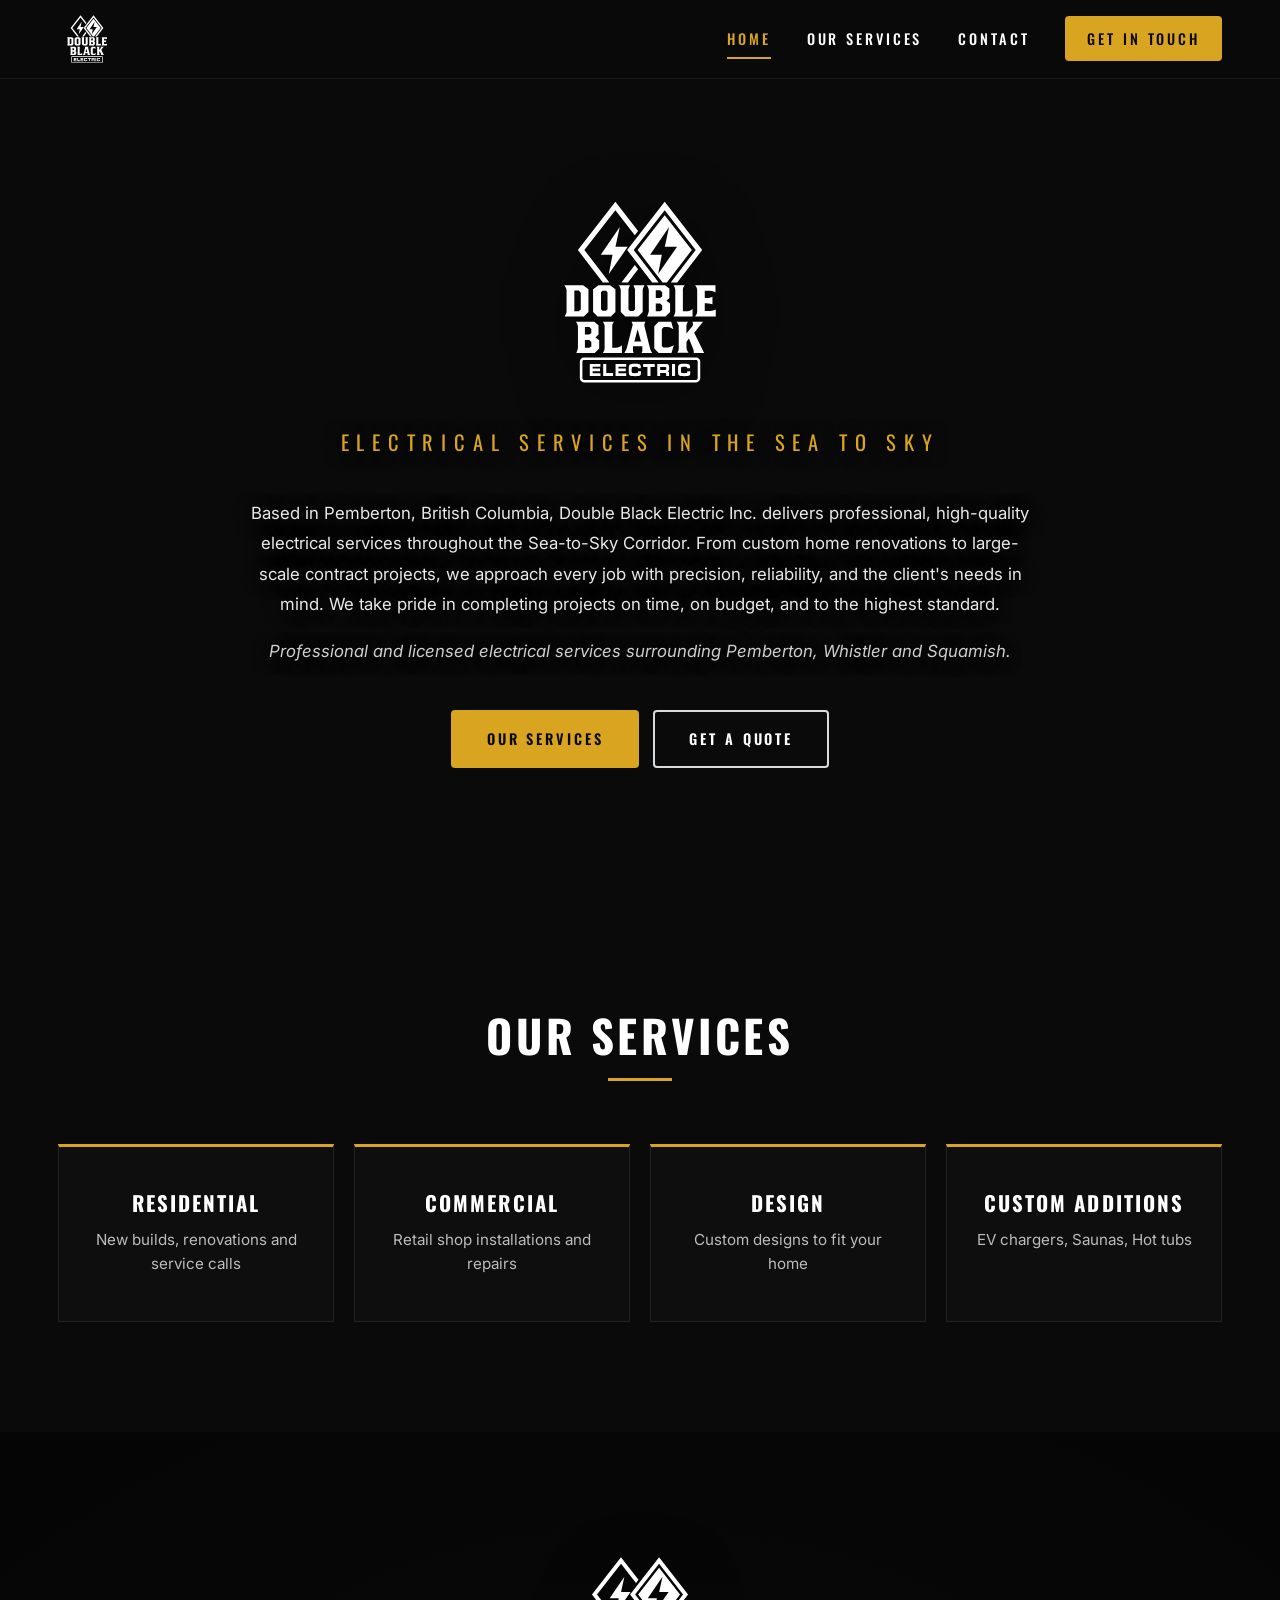
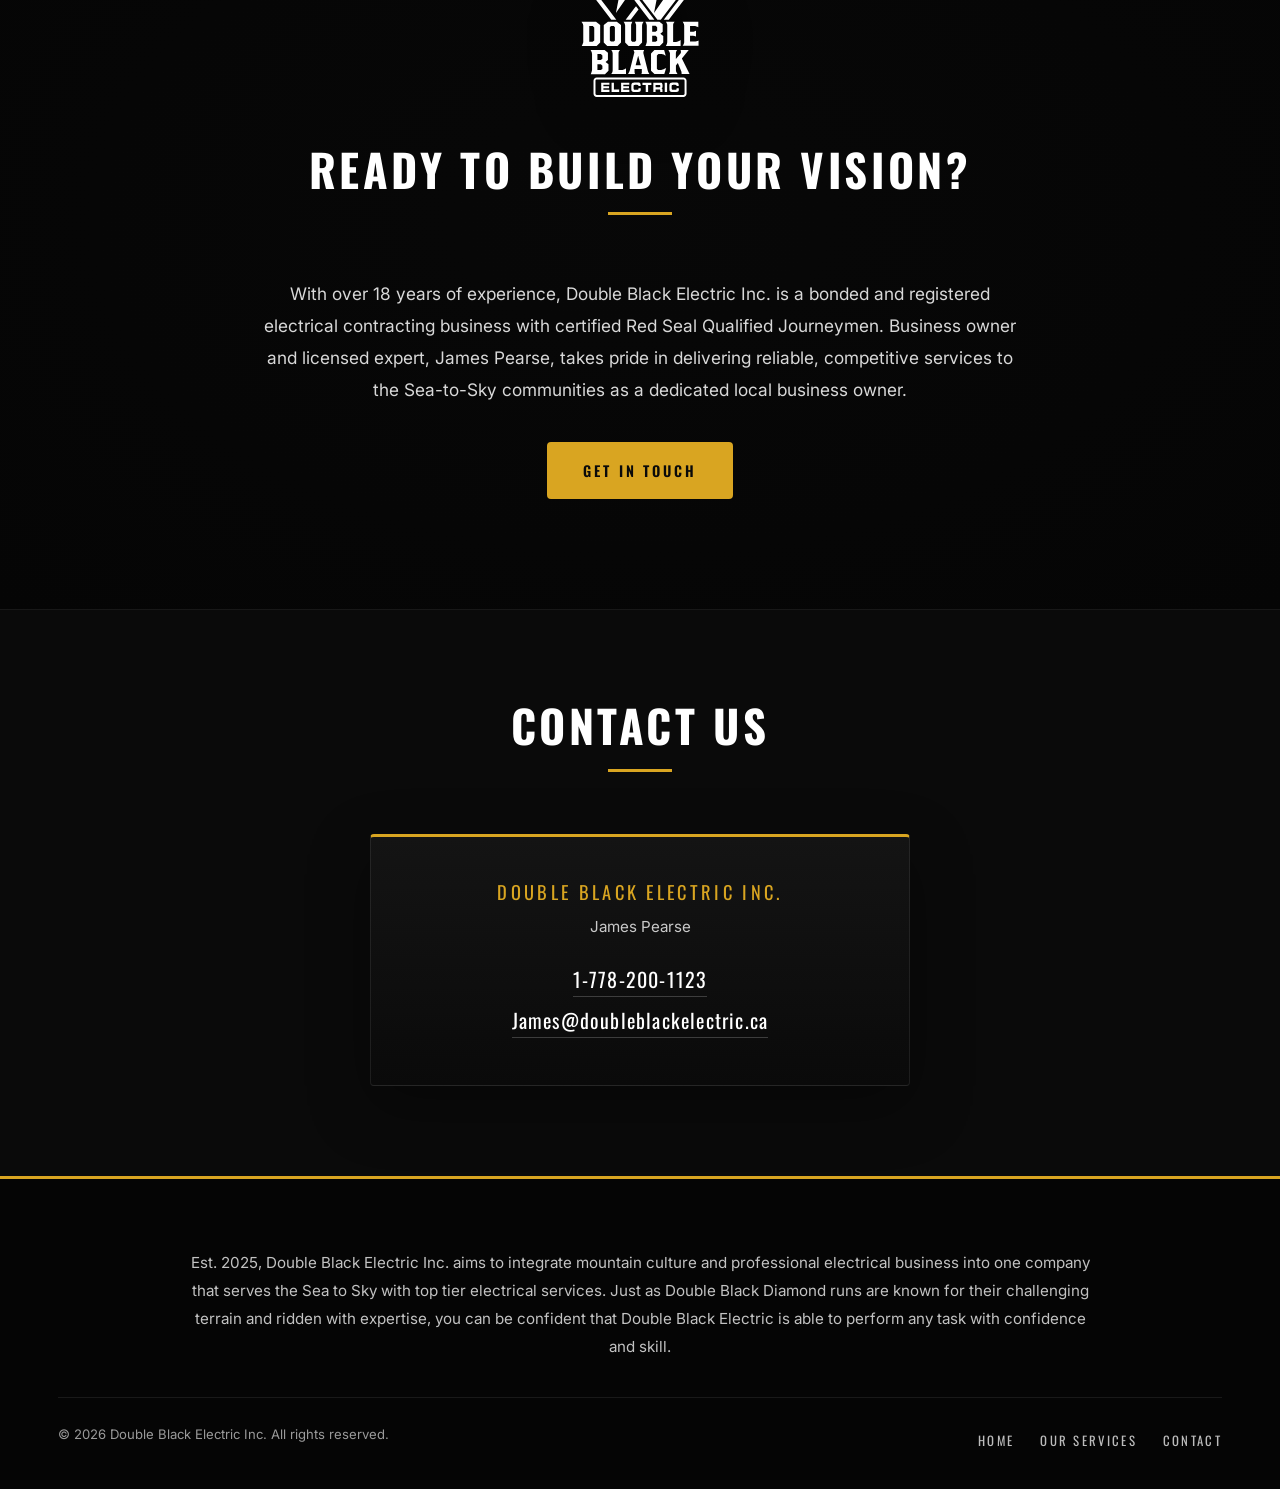
<file: index.html>
<!DOCTYPE html>
<html lang="en">
<head>
  <meta charset="UTF-8" />
  <meta name="viewport" content="width=device-width, initial-scale=1.0" />
  <meta name="description" content="Double Black Electric Inc. — Professional electrical services for residential, commercial and custom projects throughout the Sea-to-Sky corridor. Based in Pemberton, BC." />
  <title>Double Black Electric Inc. | Professional Electrical Services — Pemberton, Whistler, Squamish</title>
  <link rel="preconnect" href="https://fonts.googleapis.com">
  <link rel="preconnect" href="https://fonts.gstatic.com" crossorigin>
  <link href="https://fonts.googleapis.com/css2?family=Oswald:wght@400;500;600;700&family=Inter:wght@300;400;500;600&display=swap" rel="stylesheet">
  <link rel="stylesheet" href="css/styles.css" />
  <link rel="icon" type="image/svg+xml" href="assets/logo-white.svg" />
</head>
<body>

  <!-- ========= HEADER / NAVIGATION ========= -->
  <header class="site-header">
    <div class="container nav-container">
      <a href="index.html" class="brand" aria-label="Double Black Electric — Home">
        <img src="assets/logo-white.svg" alt="Double Black Electric" class="brand__logo" />
        <span class="brand__text">Double Black Electric</span>
      </a>
      <button class="nav-toggle" aria-expanded="false" aria-controls="primary-nav" aria-label="Toggle navigation">
        <span></span><span></span><span></span>
      </button>
      <nav class="primary-nav" id="primary-nav" aria-label="Primary">
        <ul>
          <li><a href="index.html" class="is-active">Home</a></li>
          <li><a href="services.html">Our Services</a></li>
          <li><a href="contact.html">Contact</a></li>
          <li><a href="contact.html" class="nav-cta">Get in Touch</a></li>
        </ul>
      </nav>
    </div>
  </header>

  <!-- ========= HERO ========= -->
  <section class="hero">
    <div class="hero__photo" aria-hidden="true"></div>
    <div class="hero__overlay" aria-hidden="true"></div>

    <div class="container hero__inner">
      <img src="assets/logo-white.svg" alt="Double Black Electric Inc." class="hero__logo" />
      <h1 class="hero__title sr-only">Double Black Electric Inc. &mdash; Electrical Services In The Sea To Sky</h1>
      <p class="hero__tagline" aria-hidden="true">Electrical Services In The Sea To Sky</p>

      <p class="hero__intro">
        Based in Pemberton, British Columbia, Double Black Electric Inc. delivers professional,
        high-quality electrical services throughout the Sea-to-Sky Corridor. From custom home
        renovations to large-scale contract projects, we approach every job with precision,
        reliability, and the client's needs in mind. We take pride in completing projects
        on time, on budget, and to the highest standard.
      </p>
      <p class="hero__intro hero__intro--accent">
        Professional and licensed electrical services surrounding Pemberton, Whistler and Squamish.
      </p>

      <div class="hero__cta">
        <a href="services.html" class="btn btn--primary">Our Services</a>
        <a href="contact.html" class="btn btn--ghost">Get a Quote</a>
      </div>
    </div>
  </section>

  <!-- ========= SERVICES ========= -->
  <section class="section section--services">
    <div class="container">
      <h2 class="section-title section-title--light">Our Services</h2>
      <div class="service-grid">
        <article class="service-card">
          <h3>Residential</h3>
          <p>New builds, renovations and service calls</p>
        </article>

        <article class="service-card">
          <h3>Commercial</h3>
          <p>Retail shop installations and repairs</p>
        </article>

        <article class="service-card">
          <h3>Design</h3>
          <p>Custom designs to fit your home</p>
        </article>

        <article class="service-card">
          <h3>Custom Additions</h3>
          <p>EV chargers, Saunas, Hot tubs</p>
        </article>
      </div>
    </div>
  </section>

  <!-- ========= ABOUT / BUILD ========= -->
  <section class="section section--about">
    <div class="container about-inner">
      <img src="assets/logo-white.svg" alt="" class="about__logo" aria-hidden="true" />
      <h2 class="section-title section-title--light">Ready To Build Your Vision?</h2>
      <p class="about__body">
        With over 18 years of experience, Double Black Electric Inc. is a bonded and registered
        electrical contracting business with certified Red Seal Qualified Journeymen.
        Business owner and licensed expert, James Pearse, takes pride in delivering reliable,
        competitive services to the Sea-to-Sky communities as a dedicated local business owner.
      </p>
      <a href="contact.html" class="btn btn--primary">Get in Touch</a>
    </div>
  </section>

  <!-- ========= CONTACT STRIP ========= -->
  <section class="section section--contact-strip">
    <div class="container">
      <h2 class="section-title">Contact Us</h2>
      <div class="contact-card">
        <p class="contact-card__company">Double Black Electric Inc.</p>
        <p class="contact-card__person">James Pearse</p>
        <p class="contact-card__line">
          <a href="tel:+17782001123">1-778-200-1123</a>
        </p>
        <p class="contact-card__line">
          <a href="mailto:James@doubleblackelectric.ca">James@doubleblackelectric.ca</a>
        </p>
      </div>
    </div>
  </section>

  <!-- ========= FOOTER ========= -->
  <footer class="site-footer">
    <div class="container">
      <p class="footer__tagline">
        Est. 2025, Double Black Electric Inc. aims to integrate mountain culture and professional
        electrical business into one company that serves the Sea to Sky with top tier electrical services.
        Just as Double Black Diamond runs are known for their challenging terrain and ridden with
        expertise, you can be confident that Double Black Electric is able to perform any task
        with confidence and skill.
      </p>
      <div class="footer__bottom">
        <p>&copy; <span id="year">2026</span> Double Black Electric Inc. All rights reserved.</p>
        <nav aria-label="Footer">
          <a href="index.html">Home</a>
          <a href="services.html">Our Services</a>
          <a href="contact.html">Contact</a>
        </nav>
      </div>
    </div>
  </footer>

  <script src="js/main.js" defer></script>
</body>
</html>
</file>
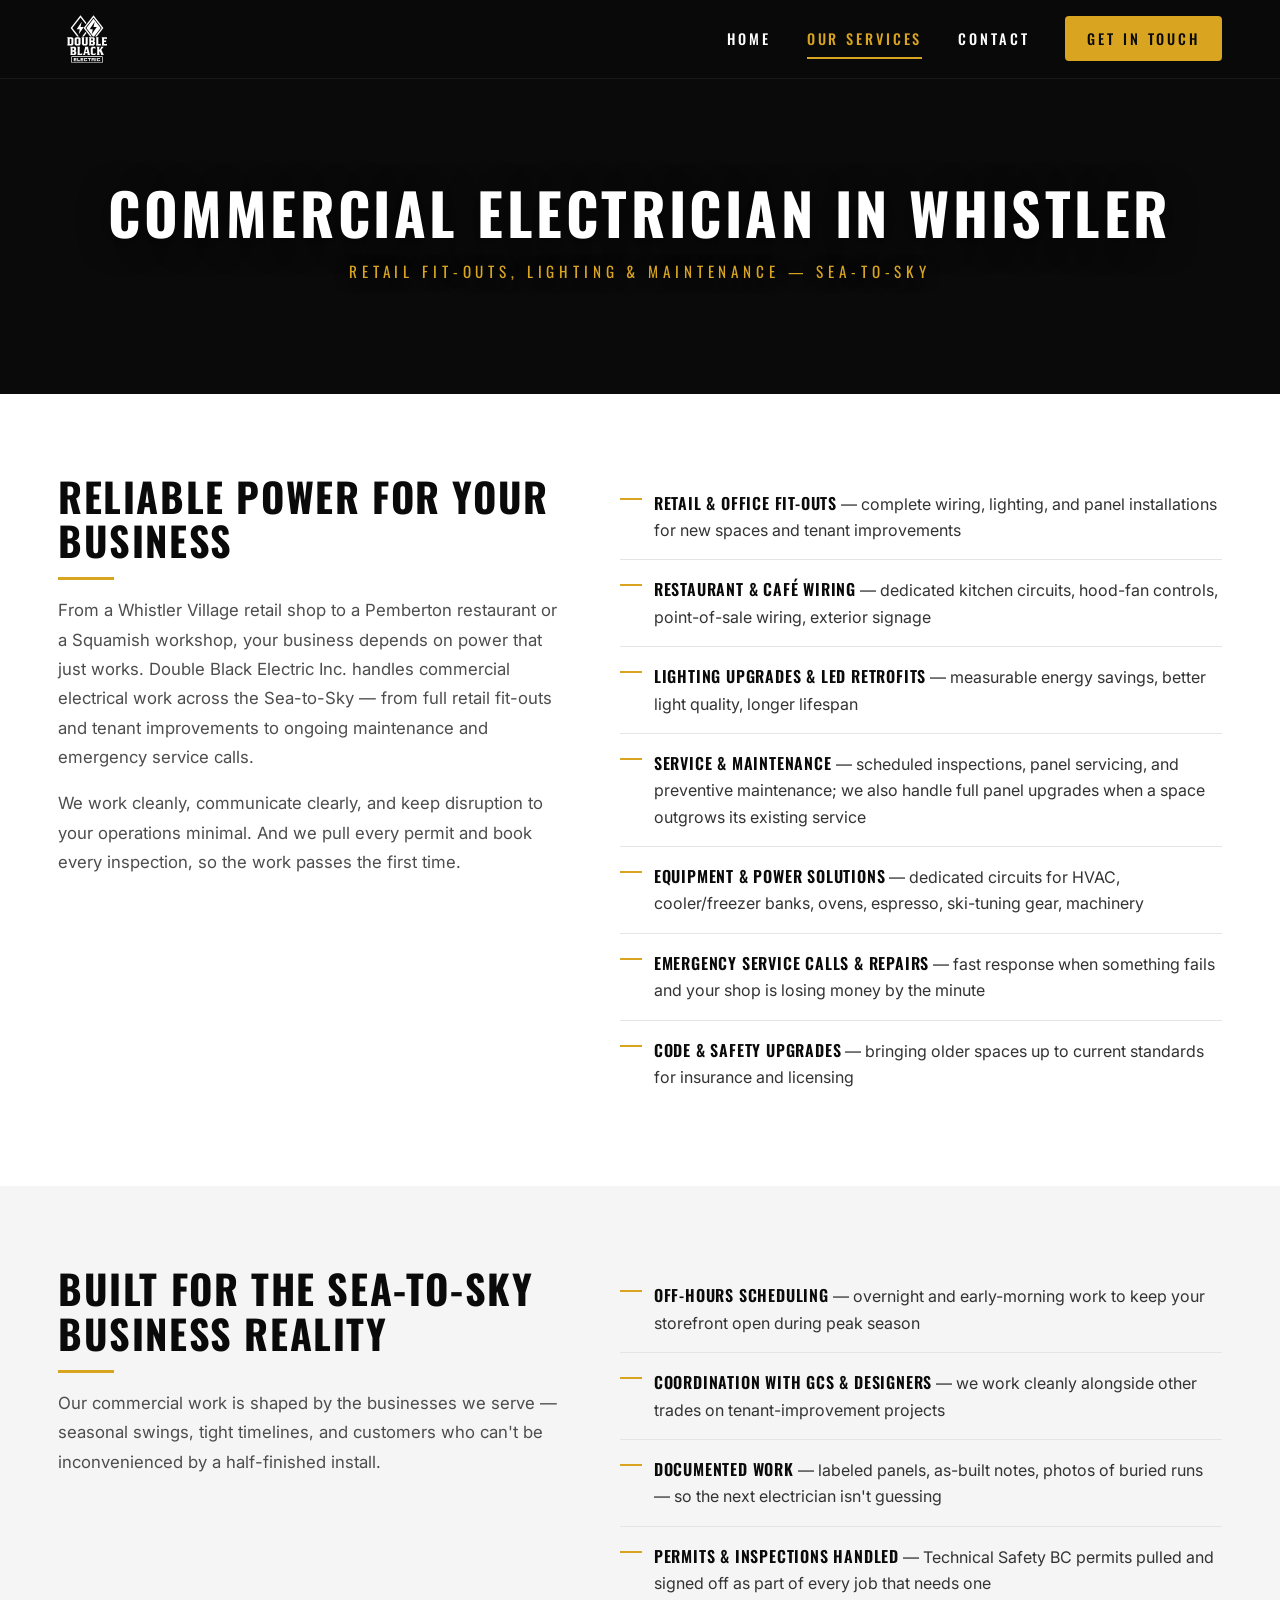
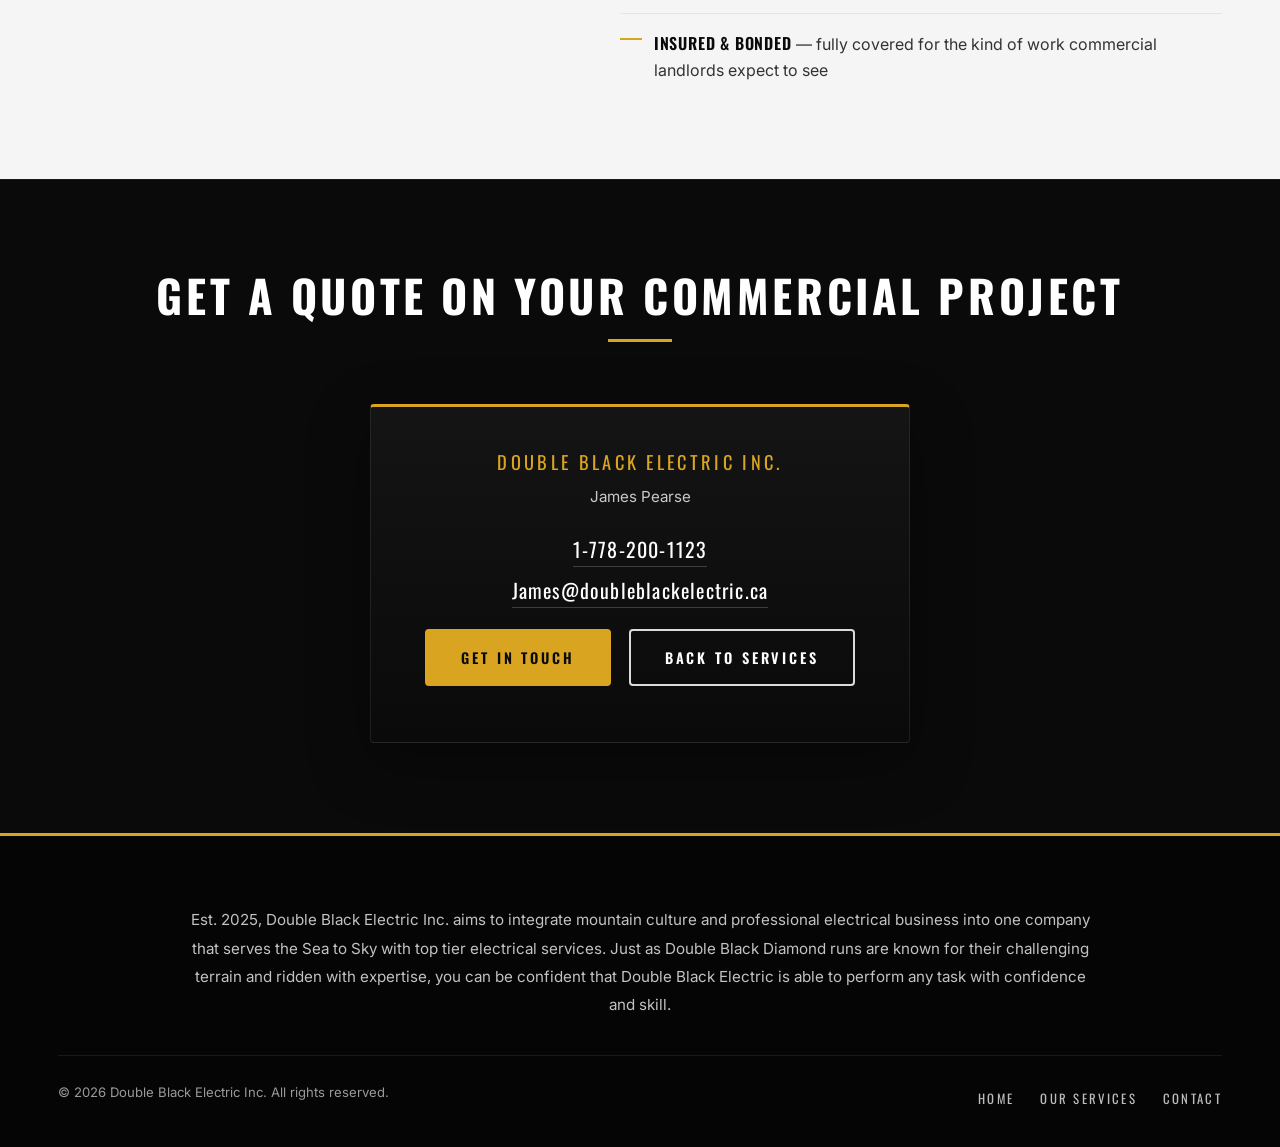
<file: commercial-electrician-whistler.html>
<!DOCTYPE html>
<html lang="en">
<head>
  <meta charset="UTF-8" />
  <meta name="viewport" content="width=device-width, initial-scale=1.0" />
  <meta name="description" content="Commercial electrician serving Whistler, Pemberton and Squamish. Retail fit-outs, lighting, repairs, dedicated equipment circuits, and scheduled maintenance from Double Black Electric Inc." />
  <title>Commercial Electrician in Whistler, Pemberton &amp; Squamish | Double Black Electric Inc.</title>
  <link rel="preconnect" href="https://fonts.googleapis.com">
  <link rel="preconnect" href="https://fonts.gstatic.com" crossorigin>
  <link href="https://fonts.googleapis.com/css2?family=Oswald:wght@400;500;600;700&family=Inter:wght@300;400;500;600&display=swap" rel="stylesheet">
  <link rel="stylesheet" href="css/styles.css" />
  <link rel="icon" type="image/svg+xml" href="assets/logo-white.svg" />
</head>
<body>

  <header class="site-header">
    <div class="container nav-container">
      <a href="index.html" class="brand" aria-label="Double Black Electric — Home">
        <img src="assets/logo-white.svg" alt="Double Black Electric" class="brand__logo" />
        <span class="brand__text">Double Black Electric</span>
      </a>
      <button class="nav-toggle" aria-expanded="false" aria-controls="primary-nav" aria-label="Toggle navigation">
        <span></span><span></span><span></span>
      </button>
      <nav class="primary-nav" id="primary-nav" aria-label="Primary">
        <ul>
          <li><a href="index.html">Home</a></li>
          <li><a href="services.html" class="is-active">Our Services</a></li>
          <li><a href="contact.html">Contact</a></li>
          <li><a href="contact.html" class="nav-cta">Get in Touch</a></li>
        </ul>
      </nav>
    </div>
  </header>

  <!-- ========= PAGE HEADER ========= -->
  <section class="page-header">
    <div class="hero__photo" aria-hidden="true"></div>
    <div class="hero__overlay" aria-hidden="true"></div>
    <div class="container">
      <h1>Commercial Electrician in Whistler</h1>
      <p class="page-header__subtitle">Retail Fit-Outs, Lighting &amp; Maintenance — Sea-to-Sky</p>
    </div>
  </section>

  <!-- ========= INTRO ========= -->
  <section class="section section--service-detail">
    <div class="container">
      <div class="service-detail">
        <div class="service-detail__header">
          <h2>Reliable Power For Your Business</h2>
          <p>
            From a Whistler Village retail shop to a Pemberton restaurant or a Squamish workshop,
            your business depends on power that just works. Double Black Electric Inc. handles
            commercial electrical work across the Sea-to-Sky — from full retail fit-outs and
            tenant improvements to ongoing maintenance and emergency service calls.
          </p>
          <p>
            We work cleanly, communicate clearly, and keep disruption to your operations minimal.
            And we pull every permit and book every inspection, so the work passes the first time.
          </p>
        </div>
        <ul class="service-list">
          <li><strong>Retail &amp; Office Fit-Outs</strong> — complete wiring, lighting, and panel installations for new spaces and tenant improvements</li>
          <li><strong>Restaurant &amp; Café Wiring</strong> — dedicated kitchen circuits, hood-fan controls, point-of-sale wiring, exterior signage</li>
          <li><strong>Lighting Upgrades &amp; LED Retrofits</strong> — measurable energy savings, better light quality, longer lifespan</li>
          <li><strong>Service &amp; Maintenance</strong> — scheduled inspections, panel servicing, and preventive maintenance; we also handle full <a href="panel-upgrades-whistler.html">panel upgrades</a> when a space outgrows its existing service</li>
          <li><strong>Equipment &amp; Power Solutions</strong> — dedicated circuits for HVAC, cooler/freezer banks, ovens, espresso, ski-tuning gear, machinery</li>
          <li><strong>Emergency Service Calls &amp; <a href="electrical-repair-whistler.html">Repairs</a></strong> — fast response when something fails and your shop is losing money by the minute</li>
          <li><strong>Code &amp; Safety Upgrades</strong> — bringing older spaces up to current standards for insurance and licensing</li>
        </ul>
      </div>
    </div>
  </section>

  <!-- ========= DETAILS ========= -->
  <section class="section section--service-detail section--alt">
    <div class="container">
      <div class="service-detail">
        <div class="service-detail__header">
          <h2>Built For The Sea-to-Sky Business Reality</h2>
          <p>
            Our commercial work is shaped by the businesses we serve — seasonal swings, tight timelines,
            and customers who can't be inconvenienced by a half-finished install.
          </p>
        </div>
        <ul class="service-list">
          <li><strong>Off-Hours Scheduling</strong> — overnight and early-morning work to keep your storefront open during peak season</li>
          <li><strong>Coordination With GCs &amp; Designers</strong> — we work cleanly alongside other trades on tenant-improvement projects</li>
          <li><strong>Documented Work</strong> — labeled panels, as-built notes, photos of buried runs — so the next electrician isn't guessing</li>
          <li><strong>Permits &amp; Inspections Handled</strong> — Technical Safety BC permits pulled and signed off as part of every job that needs one</li>
          <li><strong>Insured &amp; Bonded</strong> — fully covered for the kind of work commercial landlords expect to see</li>
        </ul>
      </div>
    </div>
  </section>

  <!-- ========= CTA STRIP ========= -->
  <section class="section section--contact-strip">
    <div class="container">
      <h2 class="section-title">Get a Quote on Your Commercial Project</h2>
      <div class="contact-card">
        <p class="contact-card__company">Double Black Electric Inc.</p>
        <p class="contact-card__person">James Pearse</p>
        <p class="contact-card__line">
          <a href="tel:+17782001123">1-778-200-1123</a>
        </p>
        <p class="contact-card__line">
          <a href="mailto:James@doubleblackelectric.ca">James@doubleblackelectric.ca</a>
        </p>
        <p style="margin-top: 22px;">
          <a href="contact.html" class="btn btn--primary">Get in Touch</a>
          <a href="services.html" class="btn btn--ghost">Back to Services</a>
        </p>
      </div>
    </div>
  </section>

  <footer class="site-footer">
    <div class="container">
      <p class="footer__tagline">
        Est. 2025, Double Black Electric Inc. aims to integrate mountain culture and professional
        electrical business into one company that serves the Sea to Sky with top tier electrical services.
        Just as Double Black Diamond runs are known for their challenging terrain and ridden with
        expertise, you can be confident that Double Black Electric is able to perform any task
        with confidence and skill.
      </p>
      <div class="footer__bottom">
        <p>&copy; <span id="year">2026</span> Double Black Electric Inc. All rights reserved.</p>
        <nav aria-label="Footer">
          <a href="index.html">Home</a>
          <a href="services.html">Our Services</a>
          <a href="contact.html">Contact</a>
        </nav>
      </div>
    </div>
  </footer>

  <script src="js/main.js" defer></script>
</body>
</html>
</file>
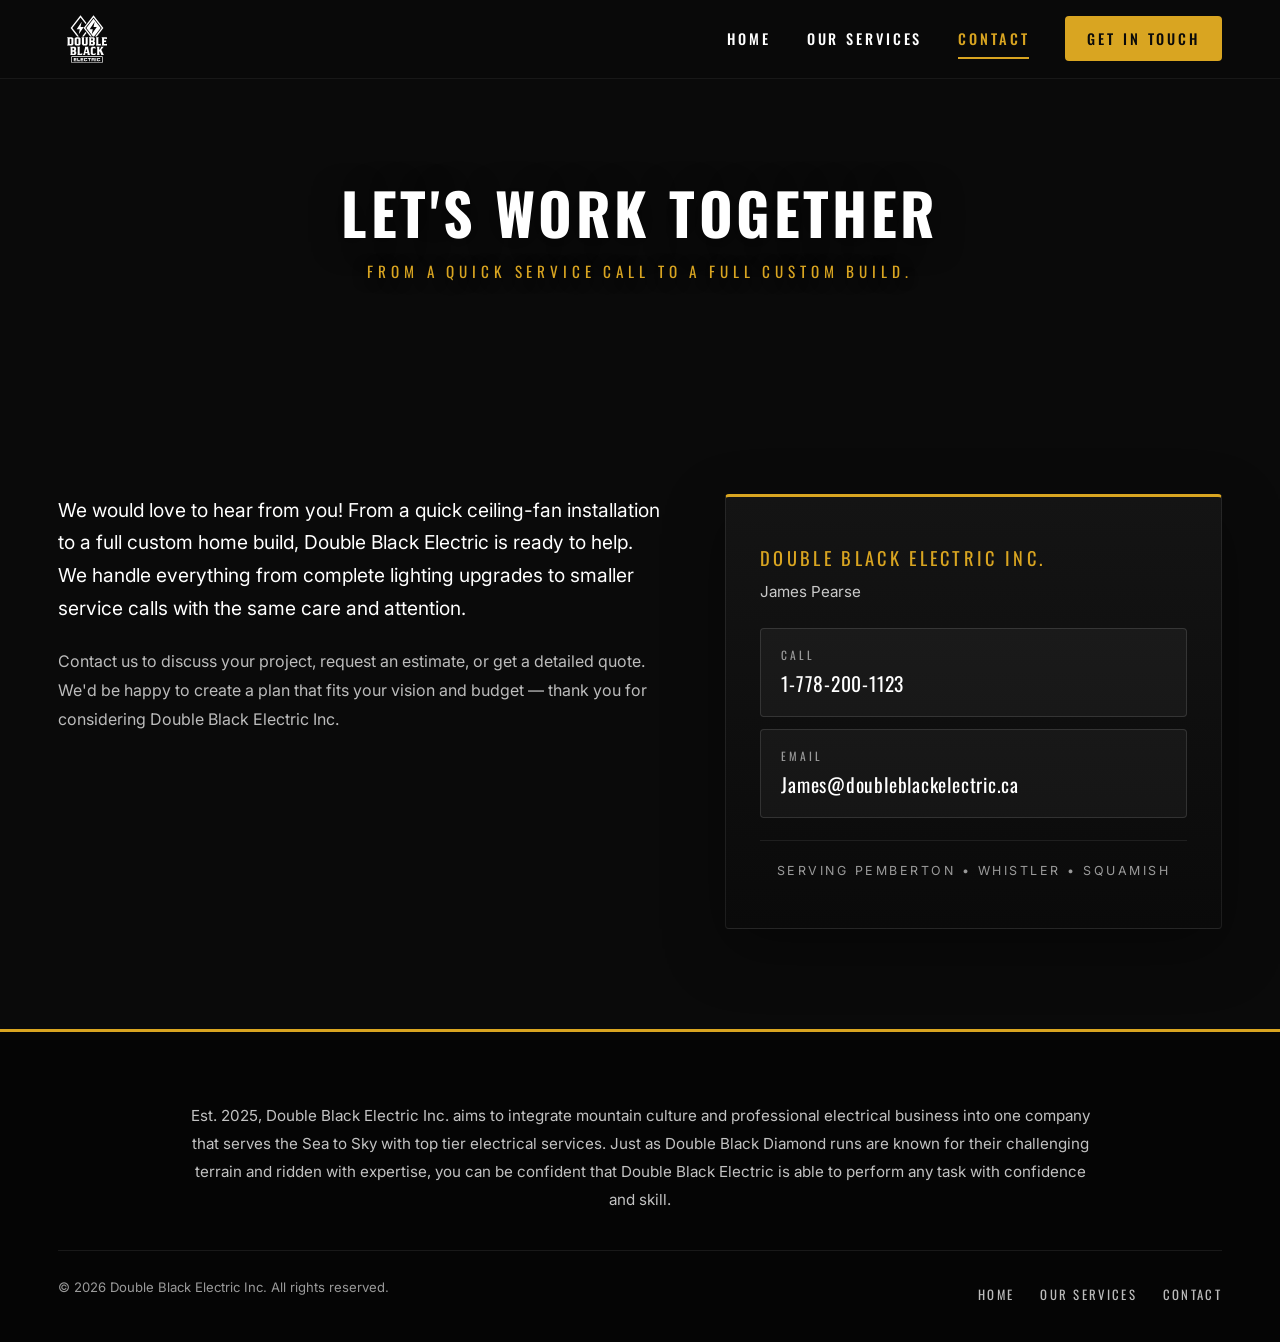
<file: contact.html>
<!DOCTYPE html>
<html lang="en">
<head>
  <meta charset="UTF-8" />
  <meta name="viewport" content="width=device-width, initial-scale=1.0" />
  <meta name="description" content="Contact Double Black Electric Inc. — call James Pearse at 1-778-200-1123 or email James@doubleblackelectric.ca for electrical services in Pemberton, Whistler and Squamish." />
  <title>Contact | Double Black Electric Inc.</title>
  <link rel="preconnect" href="https://fonts.googleapis.com">
  <link rel="preconnect" href="https://fonts.gstatic.com" crossorigin>
  <link href="https://fonts.googleapis.com/css2?family=Oswald:wght@400;500;600;700&family=Inter:wght@300;400;500;600&display=swap" rel="stylesheet">
  <link rel="stylesheet" href="css/styles.css" />
  <link rel="icon" type="image/svg+xml" href="assets/logo-white.svg" />
</head>
<body>

  <header class="site-header">
    <div class="container nav-container">
      <a href="index.html" class="brand" aria-label="Double Black Electric — Home">
        <img src="assets/logo-white.svg" alt="Double Black Electric" class="brand__logo" />
        <span class="brand__text">Double Black Electric</span>
      </a>
      <button class="nav-toggle" aria-expanded="false" aria-controls="primary-nav" aria-label="Toggle navigation">
        <span></span><span></span><span></span>
      </button>
      <nav class="primary-nav" id="primary-nav" aria-label="Primary">
        <ul>
          <li><a href="index.html">Home</a></li>
          <li><a href="services.html">Our Services</a></li>
          <li><a href="contact.html" class="is-active">Contact</a></li>
          <li><a href="contact.html" class="nav-cta">Get in Touch</a></li>
        </ul>
      </nav>
    </div>
  </header>

  <!-- ========= PAGE HEADER ========= -->
  <section class="page-header">
    <div class="hero__photo" aria-hidden="true"></div>
    <div class="hero__overlay" aria-hidden="true"></div>
    <div class="container">
      <h1>Let's Work Together</h1>
      <p class="page-header__subtitle">From a quick service call to a full custom build.</p>
    </div>
  </section>

  <!-- ========= BODY ========= -->
  <section class="section section--contact">
    <div class="container contact-layout">
      <div class="contact-layout__intro">
        <p class="lead">
          We would love to hear from you! From a quick ceiling-fan installation to a full custom
          home build, Double Black Electric is ready to help. We handle everything from complete
          lighting upgrades to smaller service calls with the same care and attention.
        </p>
        <p>
          Contact us to discuss your project, request an estimate, or get a detailed quote.
          We'd be happy to create a plan that fits your vision and budget &mdash; thank you for
          considering Double Black Electric Inc.
        </p>
      </div>

      <aside class="contact-layout__card">
        <div class="contact-card contact-card--large">
          <p class="contact-card__company">Double Black Electric Inc.</p>
          <p class="contact-card__person">James Pearse</p>

          <a class="contact-card__button" href="tel:+17782001123">
            <span class="contact-card__button-label">Call</span>
            <span class="contact-card__button-value">1-778-200-1123</span>
          </a>

          <a class="contact-card__button" href="mailto:James@doubleblackelectric.ca">
            <span class="contact-card__button-label">Email</span>
            <span class="contact-card__button-value">James@doubleblackelectric.ca</span>
          </a>

          <p class="contact-card__area">Serving Pemberton &bull; Whistler &bull; Squamish</p>
        </div>
      </aside>
    </div>
  </section>

  <footer class="site-footer">
    <div class="container">
      <p class="footer__tagline">
        Est. 2025, Double Black Electric Inc. aims to integrate mountain culture and professional
        electrical business into one company that serves the Sea to Sky with top tier electrical services.
        Just as Double Black Diamond runs are known for their challenging terrain and ridden with
        expertise, you can be confident that Double Black Electric is able to perform any task
        with confidence and skill.
      </p>
      <div class="footer__bottom">
        <p>&copy; <span id="year">2026</span> Double Black Electric Inc. All rights reserved.</p>
        <nav aria-label="Footer">
          <a href="index.html">Home</a>
          <a href="services.html">Our Services</a>
          <a href="contact.html">Contact</a>
        </nav>
      </div>
    </div>
  </footer>

  <script src="js/main.js" defer></script>
</body>
</html>
</file>
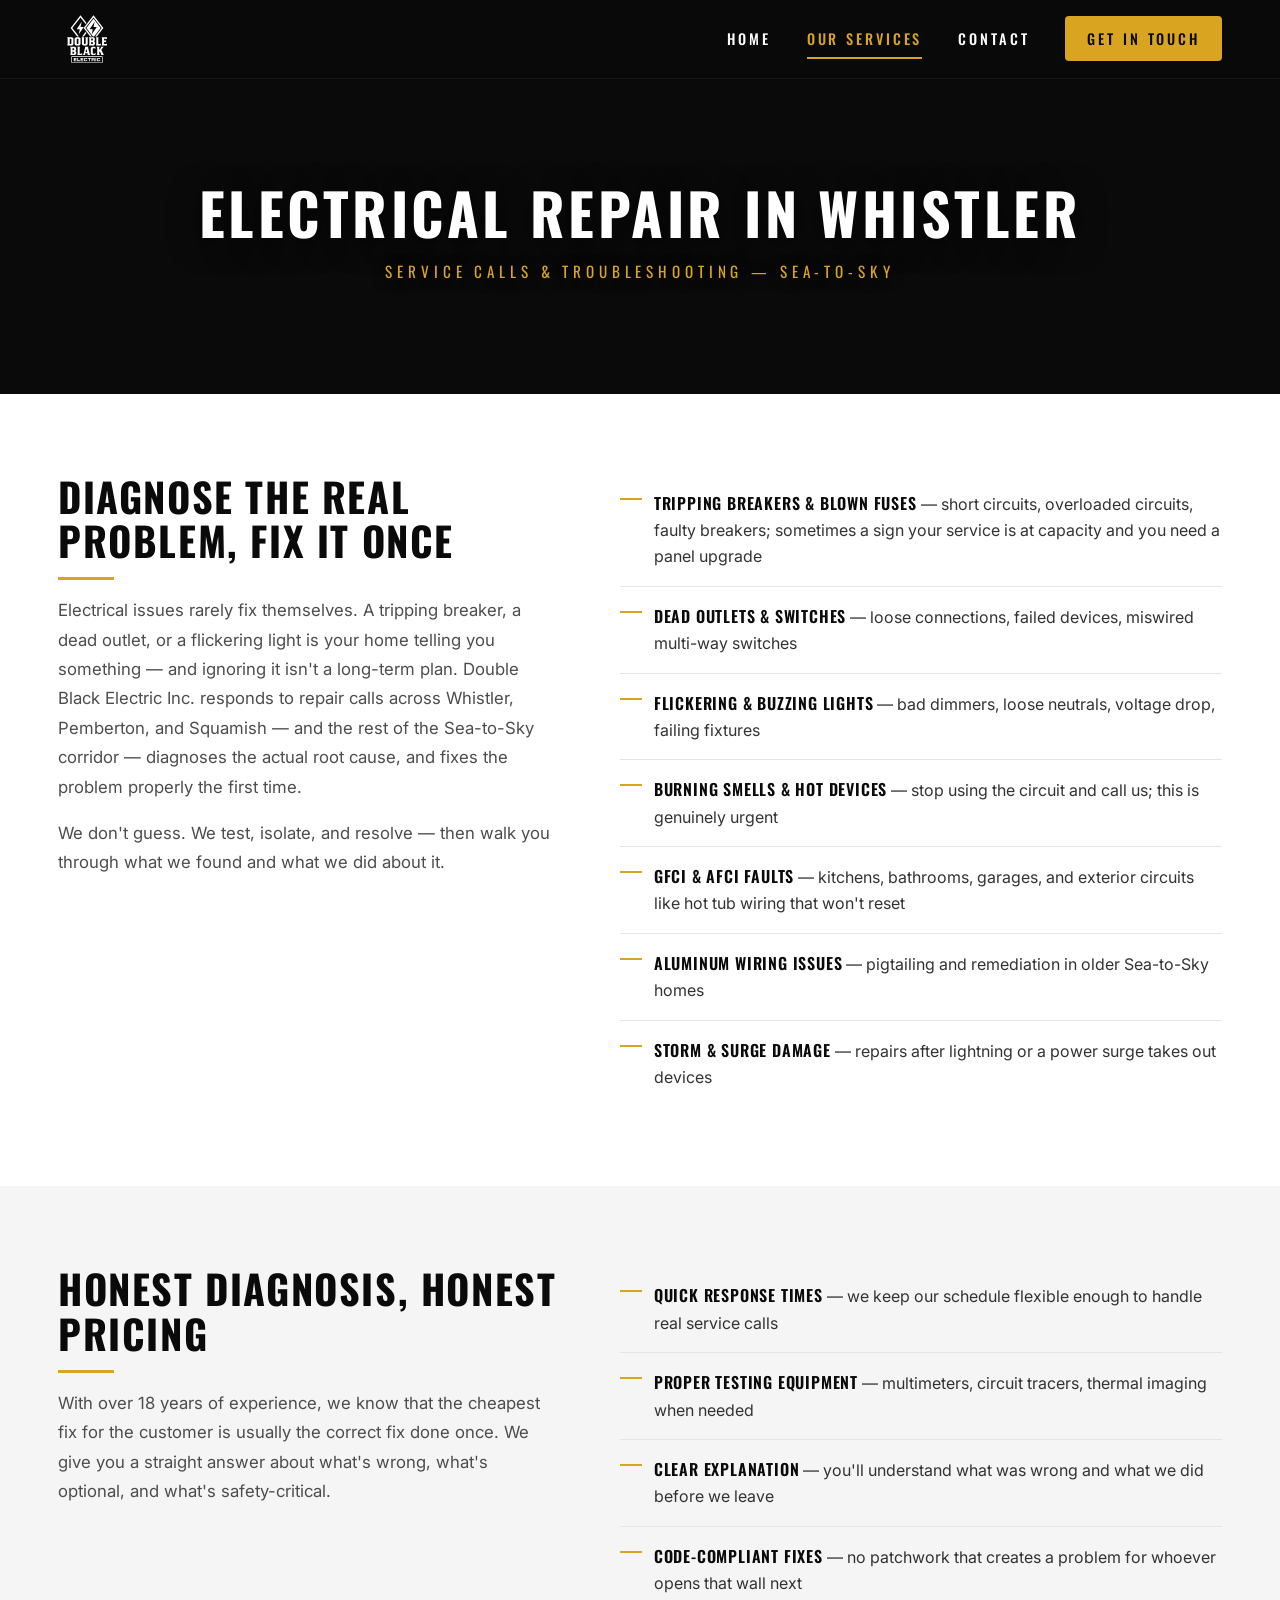
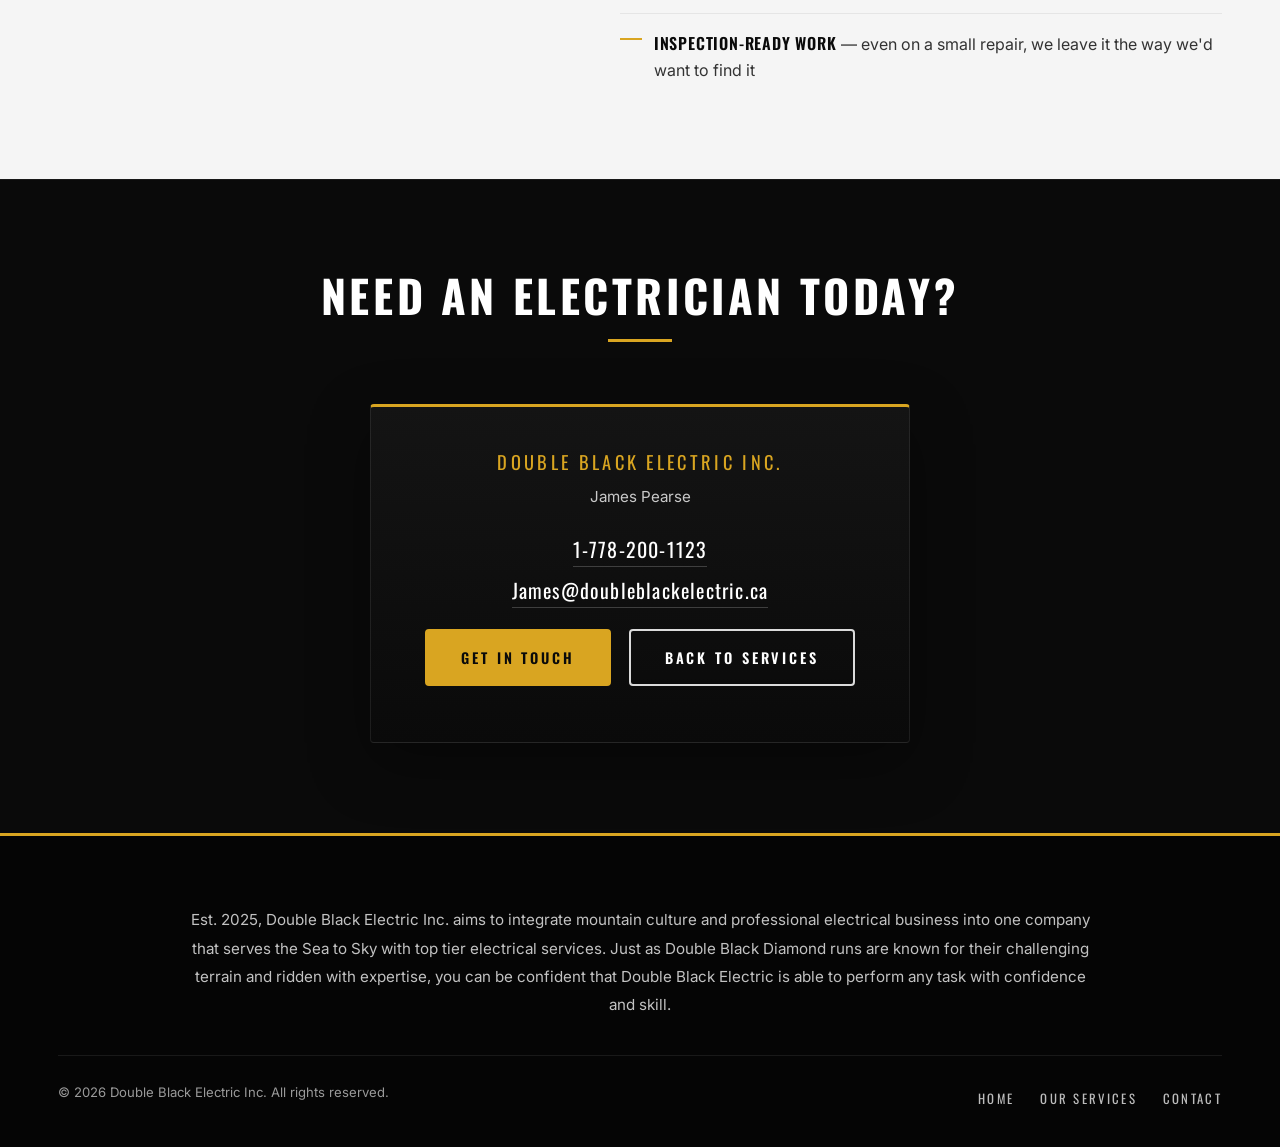
<file: electrical-repair-whistler.html>
<!DOCTYPE html>
<html lang="en">
<head>
  <meta charset="UTF-8" />
  <meta name="viewport" content="width=device-width, initial-scale=1.0" />
  <meta name="description" content="Electrical repairs and service calls in Whistler, Pemberton and Squamish. Tripping breakers, dead outlets, faulty switches, flickering lights — fast, professional service from Double Black Electric Inc." />
  <title>Electrical Repair &amp; Service Calls in Whistler, Pemberton &amp; Squamish | Double Black Electric Inc.</title>
  <link rel="preconnect" href="https://fonts.googleapis.com">
  <link rel="preconnect" href="https://fonts.gstatic.com" crossorigin>
  <link href="https://fonts.googleapis.com/css2?family=Oswald:wght@400;500;600;700&family=Inter:wght@300;400;500;600&display=swap" rel="stylesheet">
  <link rel="stylesheet" href="css/styles.css" />
  <link rel="icon" type="image/svg+xml" href="assets/logo-white.svg" />
</head>
<body>

  <header class="site-header">
    <div class="container nav-container">
      <a href="index.html" class="brand" aria-label="Double Black Electric — Home">
        <img src="assets/logo-white.svg" alt="Double Black Electric" class="brand__logo" />
        <span class="brand__text">Double Black Electric</span>
      </a>
      <button class="nav-toggle" aria-expanded="false" aria-controls="primary-nav" aria-label="Toggle navigation">
        <span></span><span></span><span></span>
      </button>
      <nav class="primary-nav" id="primary-nav" aria-label="Primary">
        <ul>
          <li><a href="index.html">Home</a></li>
          <li><a href="services.html" class="is-active">Our Services</a></li>
          <li><a href="contact.html">Contact</a></li>
          <li><a href="contact.html" class="nav-cta">Get in Touch</a></li>
        </ul>
      </nav>
    </div>
  </header>

  <!-- ========= PAGE HEADER ========= -->
  <section class="page-header">
    <div class="hero__photo" aria-hidden="true"></div>
    <div class="hero__overlay" aria-hidden="true"></div>
    <div class="container">
      <h1>Electrical Repair in Whistler</h1>
      <p class="page-header__subtitle">Service Calls &amp; Troubleshooting — Sea-to-Sky</p>
    </div>
  </section>

  <!-- ========= INTRO ========= -->
  <section class="section section--service-detail">
    <div class="container">
      <div class="service-detail">
        <div class="service-detail__header">
          <h2>Diagnose The Real Problem, Fix It Once</h2>
          <p>
            Electrical issues rarely fix themselves. A tripping breaker, a dead outlet, or a flickering
            light is your home telling you something — and ignoring it isn't a long-term plan.
            Double Black Electric Inc. responds to repair calls across Whistler, Pemberton, and
            Squamish — and the rest of the Sea-to-Sky corridor — diagnoses the actual root cause,
            and fixes the problem properly the first time.
          </p>
          <p>
            We don't guess. We test, isolate, and resolve — then walk you through what we found
            and what we did about it.
          </p>
        </div>
        <ul class="service-list">
          <li><strong>Tripping Breakers &amp; Blown Fuses</strong> — short circuits, overloaded circuits, faulty breakers; sometimes a sign your service is at capacity and you need a <a href="panel-upgrades-whistler.html">panel upgrade</a></li>
          <li><strong>Dead Outlets &amp; Switches</strong> — loose connections, failed devices, miswired multi-way switches</li>
          <li><strong>Flickering &amp; Buzzing Lights</strong> — bad dimmers, loose neutrals, voltage drop, failing fixtures</li>
          <li><strong>Burning Smells &amp; Hot Devices</strong> — stop using the circuit and call us; this is genuinely urgent</li>
          <li><strong>GFCI &amp; AFCI Faults</strong> — kitchens, bathrooms, garages, and exterior circuits like <a href="hot-tub-wiring-whistler.html">hot tub wiring</a> that won't reset</li>
          <li><strong>Aluminum Wiring Issues</strong> — pigtailing and remediation in older Sea-to-Sky homes</li>
          <li><strong>Storm &amp; Surge Damage</strong> — repairs after lightning or a power surge takes out devices</li>
        </ul>
      </div>
    </div>
  </section>

  <!-- ========= DETAILS ========= -->
  <section class="section section--service-detail section--alt">
    <div class="container">
      <div class="service-detail">
        <div class="service-detail__header">
          <h2>Honest Diagnosis, Honest Pricing</h2>
          <p>
            With over 18 years of experience, we know that the cheapest fix for the customer is
            usually the correct fix done once. We give you a straight answer about what's wrong,
            what's optional, and what's safety-critical.
          </p>
        </div>
        <ul class="service-list">
          <li><strong>Quick Response Times</strong> — we keep our schedule flexible enough to handle real service calls</li>
          <li><strong>Proper Testing Equipment</strong> — multimeters, circuit tracers, thermal imaging when needed</li>
          <li><strong>Clear Explanation</strong> — you'll understand what was wrong and what we did before we leave</li>
          <li><strong>Code-Compliant Fixes</strong> — no patchwork that creates a problem for whoever opens that wall next</li>
          <li><strong>Inspection-Ready Work</strong> — even on a small repair, we leave it the way we'd want to find it</li>
        </ul>
      </div>
    </div>
  </section>

  <!-- ========= CTA STRIP ========= -->
  <section class="section section--contact-strip">
    <div class="container">
      <h2 class="section-title">Need An Electrician Today?</h2>
      <div class="contact-card">
        <p class="contact-card__company">Double Black Electric Inc.</p>
        <p class="contact-card__person">James Pearse</p>
        <p class="contact-card__line">
          <a href="tel:+17782001123">1-778-200-1123</a>
        </p>
        <p class="contact-card__line">
          <a href="mailto:James@doubleblackelectric.ca">James@doubleblackelectric.ca</a>
        </p>
        <p style="margin-top: 22px;">
          <a href="contact.html" class="btn btn--primary">Get in Touch</a>
          <a href="services.html" class="btn btn--ghost">Back to Services</a>
        </p>
      </div>
    </div>
  </section>

  <footer class="site-footer">
    <div class="container">
      <p class="footer__tagline">
        Est. 2025, Double Black Electric Inc. aims to integrate mountain culture and professional
        electrical business into one company that serves the Sea to Sky with top tier electrical services.
        Just as Double Black Diamond runs are known for their challenging terrain and ridden with
        expertise, you can be confident that Double Black Electric is able to perform any task
        with confidence and skill.
      </p>
      <div class="footer__bottom">
        <p>&copy; <span id="year">2026</span> Double Black Electric Inc. All rights reserved.</p>
        <nav aria-label="Footer">
          <a href="index.html">Home</a>
          <a href="services.html">Our Services</a>
          <a href="contact.html">Contact</a>
        </nav>
      </div>
    </div>
  </footer>

  <script src="js/main.js" defer></script>
</body>
</html>
</file>
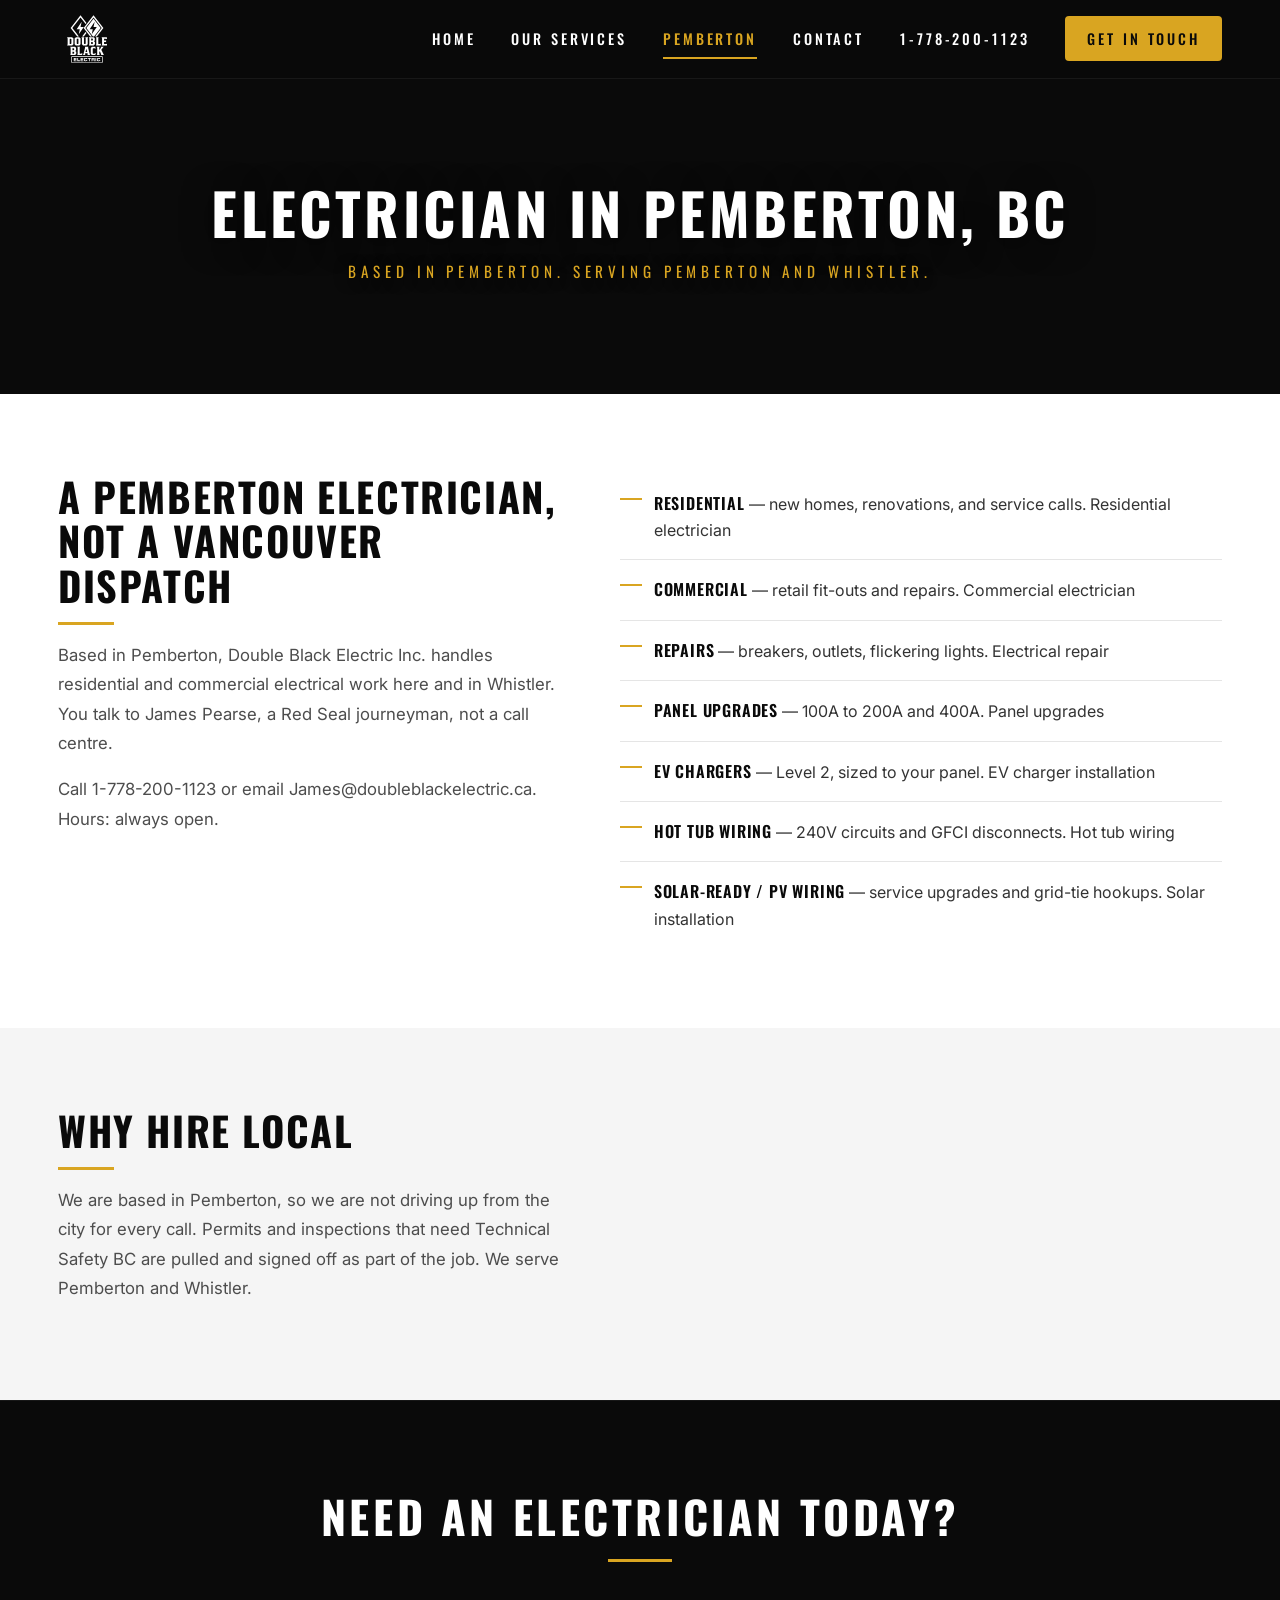
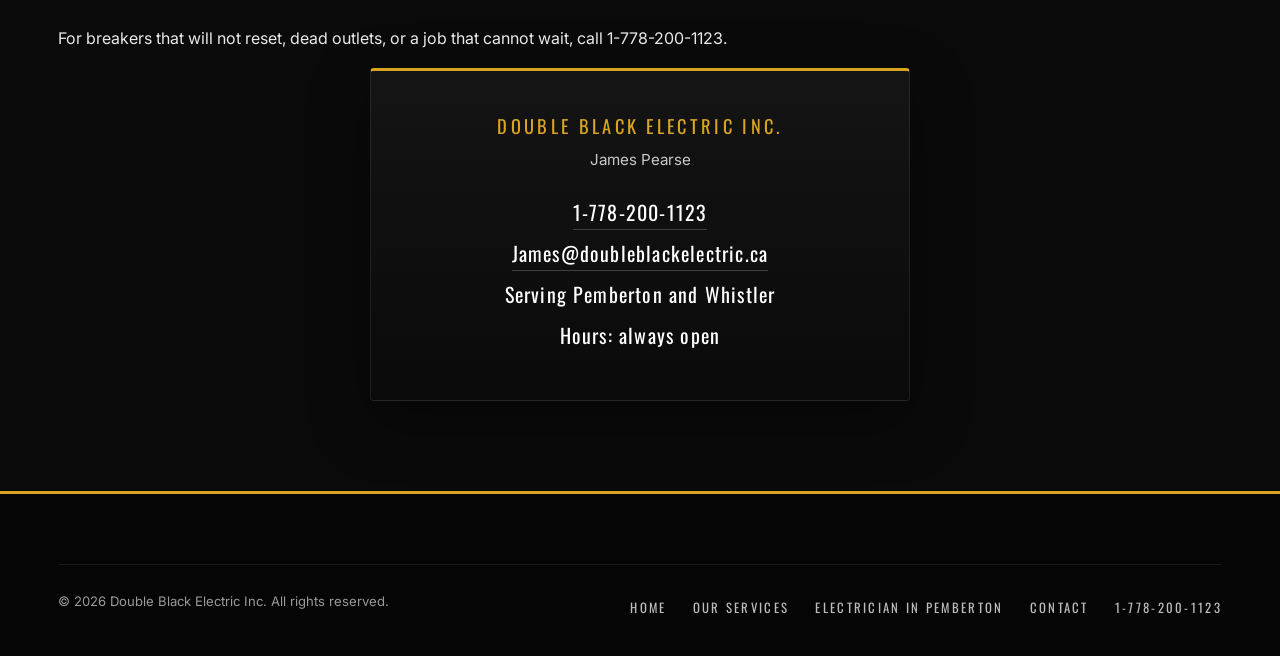
<file: electrician-pemberton.html>
<!DOCTYPE html>
<html lang="en">
<head>
  <meta charset="UTF-8" />
  <meta name="viewport" content="width=device-width, initial-scale=1.0" />
  <meta name="description" content="Electrician in Pemberton, BC. Double Black Electric Inc. — Red Seal journeyman James Pearse. Call 1-778-200-1123. Serving Pemberton and Whistler." />
  <title>Electrician in Pemberton, BC | Double Black Electric Inc.</title>
  <link rel="canonical" href="https://doubleblackelectric.ca/electrician-pemberton" />
  <link rel="preconnect" href="https://fonts.googleapis.com">
  <link rel="preconnect" href="https://fonts.gstatic.com" crossorigin>
  <link href="https://fonts.googleapis.com/css2?family=Oswald:wght@400;500;600;700&family=Inter:wght@300;400;500;600&display=swap" rel="stylesheet">
  <link rel="stylesheet" href="css/styles.css" />
  <link rel="icon" type="image/svg+xml" href="assets/logo-white.svg" />
  <script type="application/ld+json">
  {
    "@context": "https://schema.org",
    "@type": "Electrician",
    "name": "Double Black Electric Inc.",
    "url": "https://doubleblackelectric.ca/electrician-pemberton",
    "telephone": "+1-778-200-1123",
    "email": "James@doubleblackelectric.ca",
    "openingHours": "Mo-Su 00:00-24:00",
    "areaServed": [
      { "@type": "City", "name": "Pemberton", "containedInPlace": "BC, Canada" },
      { "@type": "City", "name": "Whistler", "containedInPlace": "BC, Canada" }
    ]
  }
  </script>
</head>
<body>
  <header class="site-header">
    <div class="container nav-container">
      <a href="/" class="brand" aria-label="Double Black Electric — Home">
        <img src="assets/logo-white.svg" alt="Double Black Electric" class="brand__logo" />
        <span class="brand__text">Double Black Electric</span>
      </a>
      <button class="nav-toggle" aria-expanded="false" aria-controls="primary-nav" aria-label="Toggle navigation">
        <span></span><span></span><span></span>
      </button>
      <nav class="primary-nav" id="primary-nav" aria-label="Primary">
        <ul>
          <li><a href="/">Home</a></li>
          <li><a href="/services">Our Services</a></li>
          <li><a href="/electrician-pemberton" class="is-active">Pemberton</a></li>
          <li><a href="/contact">Contact</a></li>
          <li><a href="tel:+17782001123">1-778-200-1123</a></li>
          <li><a href="/contact" class="nav-cta">Get in Touch</a></li>
        </ul>
      </nav>
    </div>
  </header>

  <section class="page-header">
    <div class="hero__photo" aria-hidden="true"></div>
    <div class="hero__overlay" aria-hidden="true"></div>
    <div class="container">
      <h1>Electrician in Pemberton, BC</h1>
      <p class="page-header__subtitle">Based in Pemberton. Serving Pemberton and Whistler.</p>
    </div>
  </section>

  <section class="section section--service-detail">
    <div class="container">
      <div class="service-detail">
        <div class="service-detail__header">
          <h2>A Pemberton electrician, not a Vancouver dispatch</h2>
          <p>
            Based in Pemberton, Double Black Electric Inc. handles residential and commercial
            electrical work here and in Whistler. You talk to James Pearse, a Red Seal journeyman,
            not a call centre.
          </p>
          <p>
            Call <a href="tel:+17782001123">1-778-200-1123</a> or email
            <a href="mailto:James@doubleblackelectric.ca">James@doubleblackelectric.ca</a>.
            Hours: always open.
          </p>
        </div>
        <ul class="service-list">
          <li><strong>Residential</strong> — new homes, renovations, and service calls. <a href="/residential-electrician-whistler">Residential electrician</a></li>
          <li><strong>Commercial</strong> — retail fit-outs and repairs. <a href="/commercial-electrician-whistler">Commercial electrician</a></li>
          <li><strong>Repairs</strong> — breakers, outlets, flickering lights. <a href="/electrical-repair-whistler">Electrical repair</a></li>
          <li><strong>Panel upgrades</strong> — 100A to 200A and 400A. <a href="/panel-upgrades-whistler">Panel upgrades</a></li>
          <li><strong>EV chargers</strong> — Level 2, sized to your panel. <a href="/ev-charger-installation-whistler">EV charger installation</a></li>
          <li><strong>Hot tub wiring</strong> — 240V circuits and GFCI disconnects. <a href="/hot-tub-wiring-whistler">Hot tub wiring</a></li>
          <li><strong>Solar-ready / PV wiring</strong> — service upgrades and grid-tie hookups. <a href="/solar-installation-whistler">Solar installation</a></li>
        </ul>
      </div>
    </div>
  </section>

  <section class="section section--service-detail section--alt">
    <div class="container">
      <div class="service-detail">
        <div class="service-detail__header">
          <h2>Why hire local</h2>
          <p>
            We are based in Pemberton, so we are not driving up from the city for every call.
            Permits and inspections that need Technical Safety BC are pulled and signed off as
            part of the job. We serve Pemberton and Whistler.
          </p>
        </div>
      </div>
    </div>
  </section>

  <section class="section section--contact-strip">
    <div class="container">
      <h2 class="section-title">Need an electrician today?</h2>
      <p>For breakers that will not reset, dead outlets, or a job that cannot wait, call <a href="tel:+17782001123">1-778-200-1123</a>.</p>
      <div class="contact-card">
        <p class="contact-card__company">Double Black Electric Inc.</p>
        <p class="contact-card__person">James Pearse</p>
        <p class="contact-card__line"><a href="tel:+17782001123">1-778-200-1123</a></p>
        <p class="contact-card__line"><a href="mailto:James@doubleblackelectric.ca">James@doubleblackelectric.ca</a></p>
        <p class="contact-card__line">Serving Pemberton and Whistler</p>
        <p class="contact-card__line">Hours: always open</p>
      </div>
    </div>
  </section>

  <footer class="site-footer">
    <div class="container">
      <div class="footer__bottom">
        <p>&copy; <span id="year">2026</span> Double Black Electric Inc. All rights reserved.</p>
        <nav aria-label="Footer">
          <a href="/">Home</a>
          <a href="/services">Our Services</a>
          <a href="/electrician-pemberton">Electrician in Pemberton</a>
          <a href="/contact">Contact</a>
          <a href="tel:+17782001123">1-778-200-1123</a>
        </nav>
      </div>
    </div>
  </footer>
  <script src="js/main.js" defer></script>
</body>
</html>
</file>
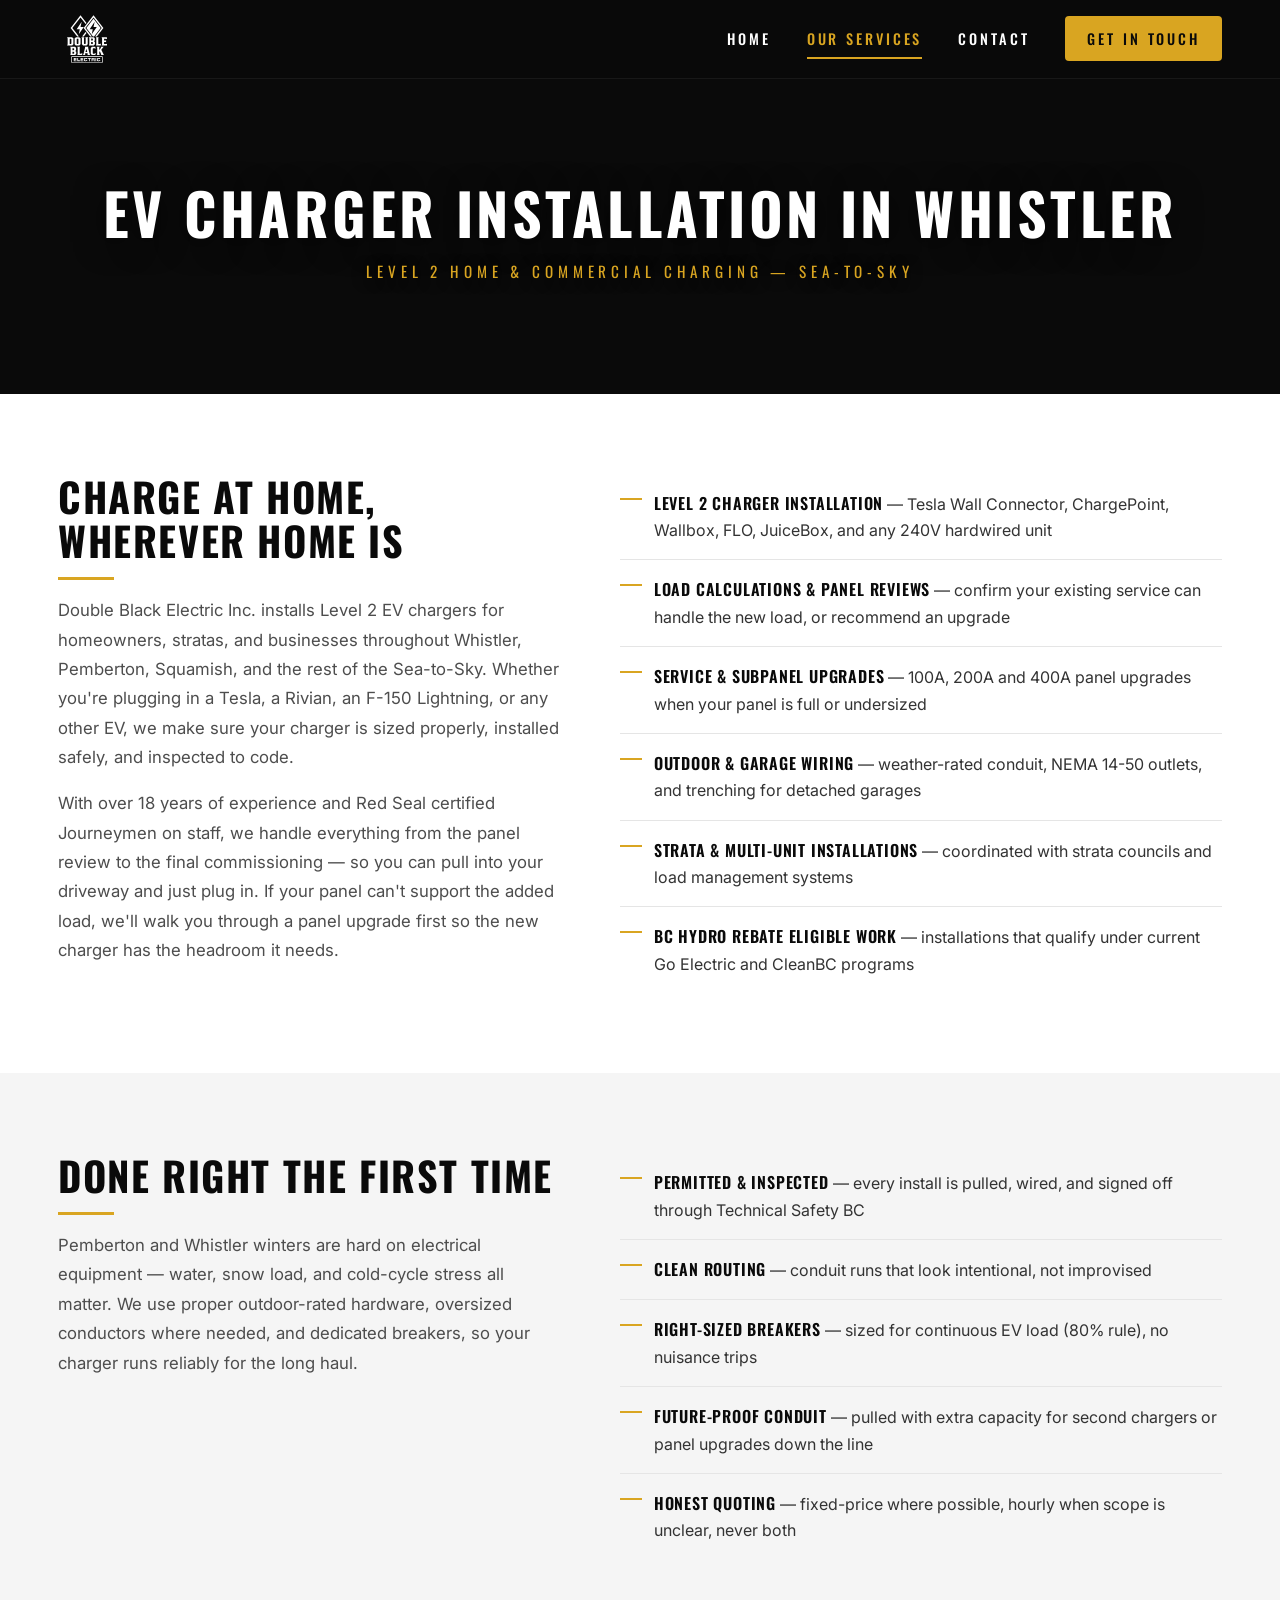
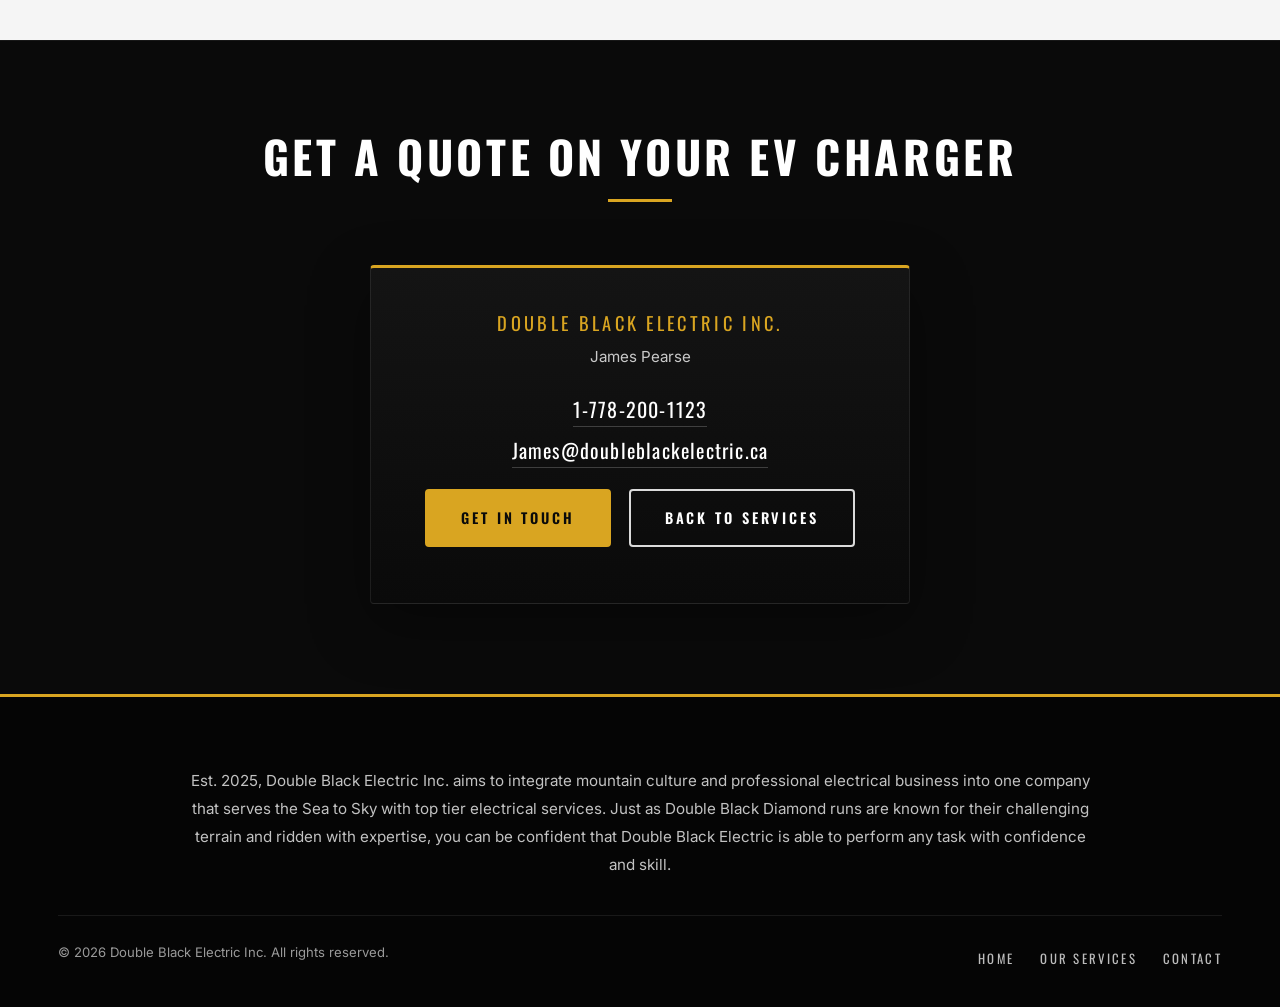
<file: ev-charger-installation-whistler.html>
<!DOCTYPE html>
<html lang="en">
<head>
  <meta charset="UTF-8" />
  <meta name="viewport" content="width=device-width, initial-scale=1.0" />
  <meta name="description" content="Licensed EV charger installation in Whistler, Pemberton and Squamish. Level 2 home and commercial charger wiring by Double Black Electric Inc. — Red Seal Journeyman, code-compliant, on time, on budget." />
  <title>EV Charger Installation in Whistler, Pemberton & Squamish | Double Black Electric Inc.</title>
  <link rel="preconnect" href="https://fonts.googleapis.com">
  <link rel="preconnect" href="https://fonts.gstatic.com" crossorigin>
  <link href="https://fonts.googleapis.com/css2?family=Oswald:wght@400;500;600;700&family=Inter:wght@300;400;500;600&display=swap" rel="stylesheet">
  <link rel="stylesheet" href="css/styles.css" />
  <link rel="icon" type="image/svg+xml" href="assets/logo-white.svg" />
</head>
<body>

  <header class="site-header">
    <div class="container nav-container">
      <a href="index.html" class="brand" aria-label="Double Black Electric — Home">
        <img src="assets/logo-white.svg" alt="Double Black Electric" class="brand__logo" />
        <span class="brand__text">Double Black Electric</span>
      </a>
      <button class="nav-toggle" aria-expanded="false" aria-controls="primary-nav" aria-label="Toggle navigation">
        <span></span><span></span><span></span>
      </button>
      <nav class="primary-nav" id="primary-nav" aria-label="Primary">
        <ul>
          <li><a href="index.html">Home</a></li>
          <li><a href="services.html" class="is-active">Our Services</a></li>
          <li><a href="contact.html">Contact</a></li>
          <li><a href="contact.html" class="nav-cta">Get in Touch</a></li>
        </ul>
      </nav>
    </div>
  </header>

  <!-- ========= PAGE HEADER ========= -->
  <section class="page-header">
    <div class="hero__photo" aria-hidden="true"></div>
    <div class="hero__overlay" aria-hidden="true"></div>
    <div class="container">
      <h1>EV Charger Installation in Whistler</h1>
      <p class="page-header__subtitle">Level 2 Home &amp; Commercial Charging — Sea-to-Sky</p>
    </div>
  </section>

  <!-- ========= INTRO ========= -->
  <section class="section section--service-detail">
    <div class="container">
      <div class="service-detail">
        <div class="service-detail__header">
          <h2>Charge At Home, Wherever Home Is</h2>
          <p>
            Double Black Electric Inc. installs Level 2 EV chargers for homeowners, stratas, and
            businesses throughout Whistler, Pemberton, Squamish, and the rest of the Sea-to-Sky.
            Whether you're plugging in a Tesla, a Rivian, an F-150 Lightning, or any other EV,
            we make sure your charger is sized properly, installed safely, and inspected to code.
          </p>
          <p>
            With over 18 years of experience and Red Seal certified Journeymen on staff, we handle
            everything from the panel review to the final commissioning — so you can pull into your
            driveway and just plug in. If your panel can't support the added load, we'll walk you
            through a <a href="panel-upgrades-whistler.html">panel upgrade</a> first so the new
            charger has the headroom it needs.
          </p>
        </div>
        <ul class="service-list">
          <li><strong>Level 2 Charger Installation</strong> — Tesla Wall Connector, ChargePoint, Wallbox, FLO, JuiceBox, and any 240V hardwired unit</li>
          <li><strong>Load Calculations &amp; Panel Reviews</strong> — confirm your existing service can handle the new load, or recommend an upgrade</li>
          <li><strong>Service &amp; Subpanel Upgrades</strong> — 100A, 200A and 400A <a href="panel-upgrades-whistler.html">panel upgrades</a> when your panel is full or undersized</li>
          <li><strong>Outdoor &amp; Garage Wiring</strong> — weather-rated conduit, NEMA 14-50 outlets, and trenching for detached garages</li>
          <li><strong>Strata &amp; Multi-Unit Installations</strong> — coordinated with strata councils and load management systems</li>
          <li><strong>BC Hydro Rebate Eligible Work</strong> — installations that qualify under current Go Electric and CleanBC programs</li>
        </ul>
      </div>
    </div>
  </section>

  <!-- ========= WHY / DETAILS ========= -->
  <section class="section section--service-detail section--alt">
    <div class="container">
      <div class="service-detail">
        <div class="service-detail__header">
          <h2>Done Right The First Time</h2>
          <p>
            Pemberton and Whistler winters are hard on electrical equipment — water, snow load, and
            cold-cycle stress all matter. We use proper outdoor-rated hardware, oversized conductors
            where needed, and dedicated breakers, so your charger runs reliably for the long haul.
          </p>
        </div>
        <ul class="service-list">
          <li><strong>Permitted &amp; Inspected</strong> — every install is pulled, wired, and signed off through Technical Safety BC</li>
          <li><strong>Clean Routing</strong> — conduit runs that look intentional, not improvised</li>
          <li><strong>Right-Sized Breakers</strong> — sized for continuous EV load (80% rule), no nuisance trips</li>
          <li><strong>Future-Proof Conduit</strong> — pulled with extra capacity for second chargers or panel upgrades down the line</li>
          <li><strong>Honest Quoting</strong> — fixed-price where possible, hourly when scope is unclear, never both</li>
        </ul>
      </div>
    </div>
  </section>

  <!-- ========= CTA STRIP ========= -->
  <section class="section section--contact-strip">
    <div class="container">
      <h2 class="section-title">Get a Quote on Your EV Charger</h2>
      <div class="contact-card">
        <p class="contact-card__company">Double Black Electric Inc.</p>
        <p class="contact-card__person">James Pearse</p>
        <p class="contact-card__line">
          <a href="tel:+17782001123">1-778-200-1123</a>
        </p>
        <p class="contact-card__line">
          <a href="mailto:James@doubleblackelectric.ca">James@doubleblackelectric.ca</a>
        </p>
        <p style="margin-top: 22px;">
          <a href="contact.html" class="btn btn--primary">Get in Touch</a>
          <a href="services.html" class="btn btn--ghost">Back to Services</a>
        </p>
      </div>
    </div>
  </section>

  <footer class="site-footer">
    <div class="container">
      <p class="footer__tagline">
        Est. 2025, Double Black Electric Inc. aims to integrate mountain culture and professional
        electrical business into one company that serves the Sea to Sky with top tier electrical services.
        Just as Double Black Diamond runs are known for their challenging terrain and ridden with
        expertise, you can be confident that Double Black Electric is able to perform any task
        with confidence and skill.
      </p>
      <div class="footer__bottom">
        <p>&copy; <span id="year">2026</span> Double Black Electric Inc. All rights reserved.</p>
        <nav aria-label="Footer">
          <a href="index.html">Home</a>
          <a href="services.html">Our Services</a>
          <a href="contact.html">Contact</a>
        </nav>
      </div>
    </div>
  </footer>

  <script src="js/main.js" defer></script>
</body>
</html>
</file>
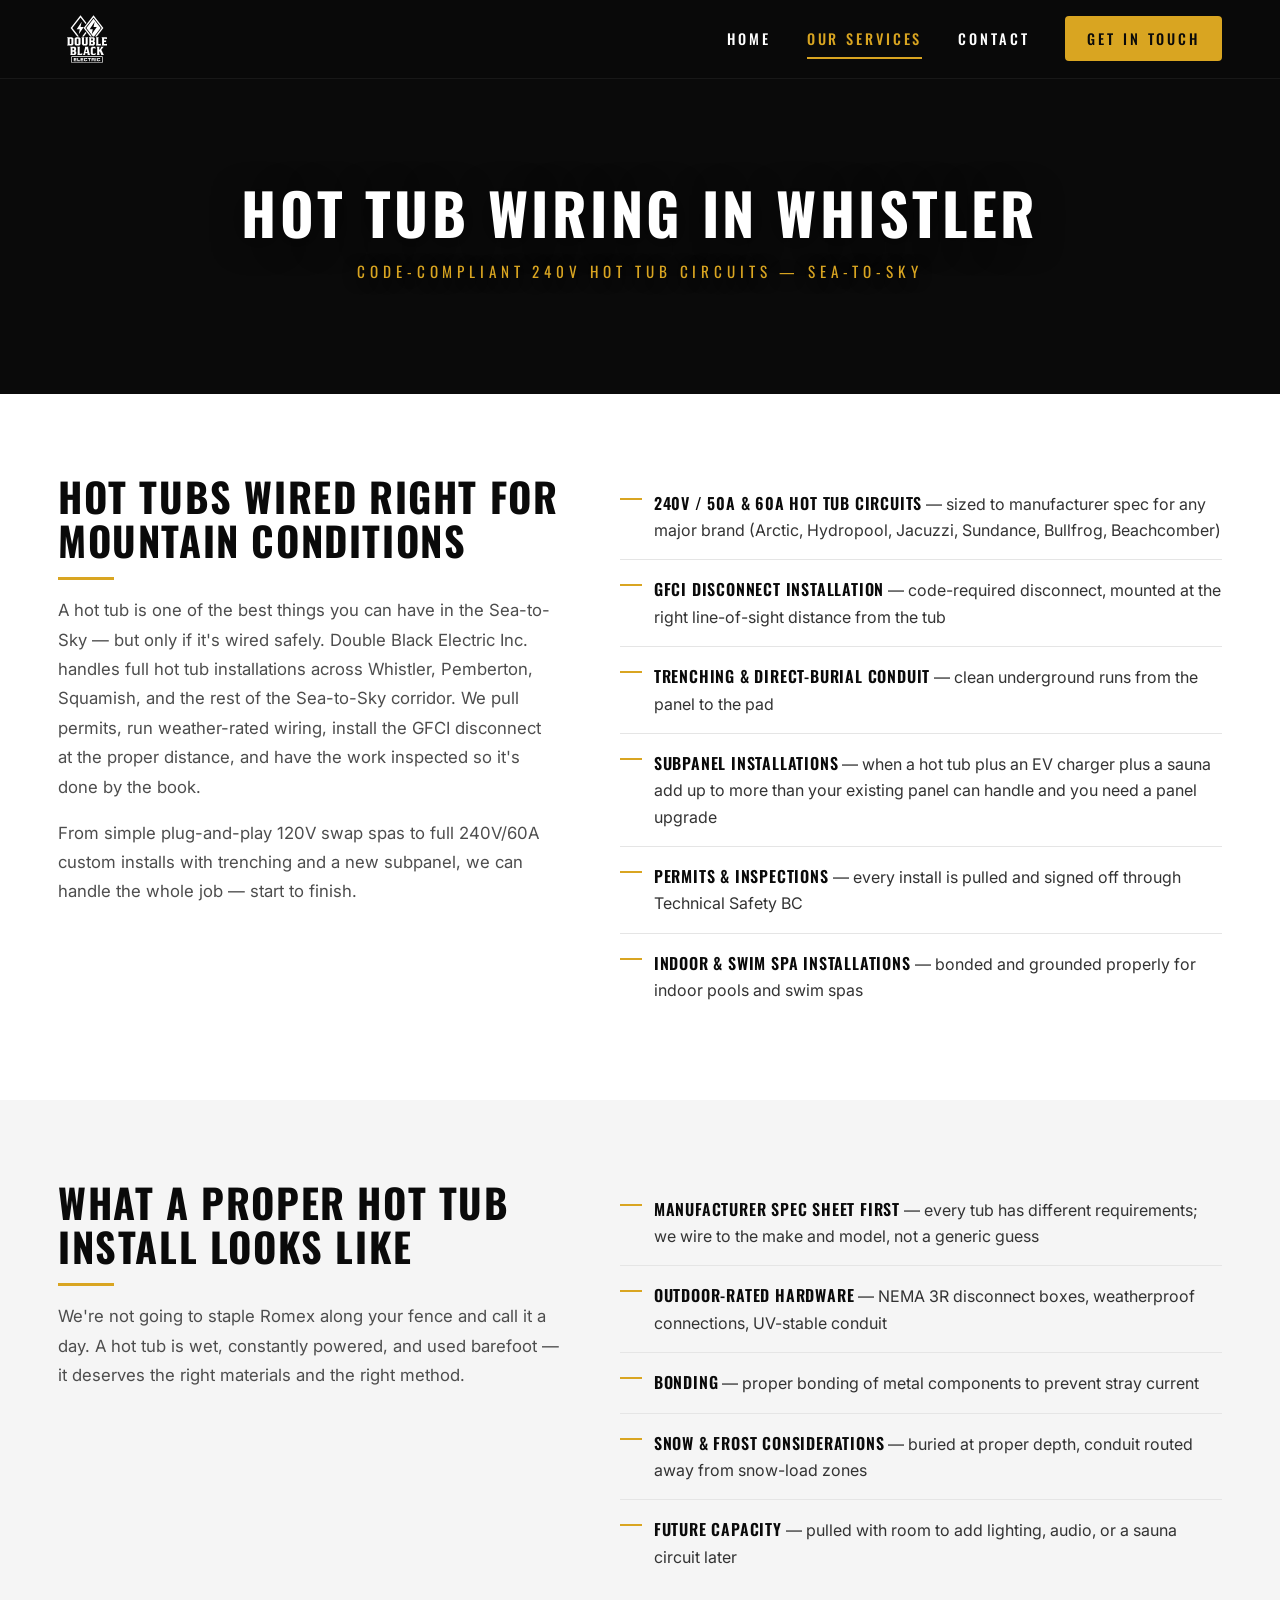
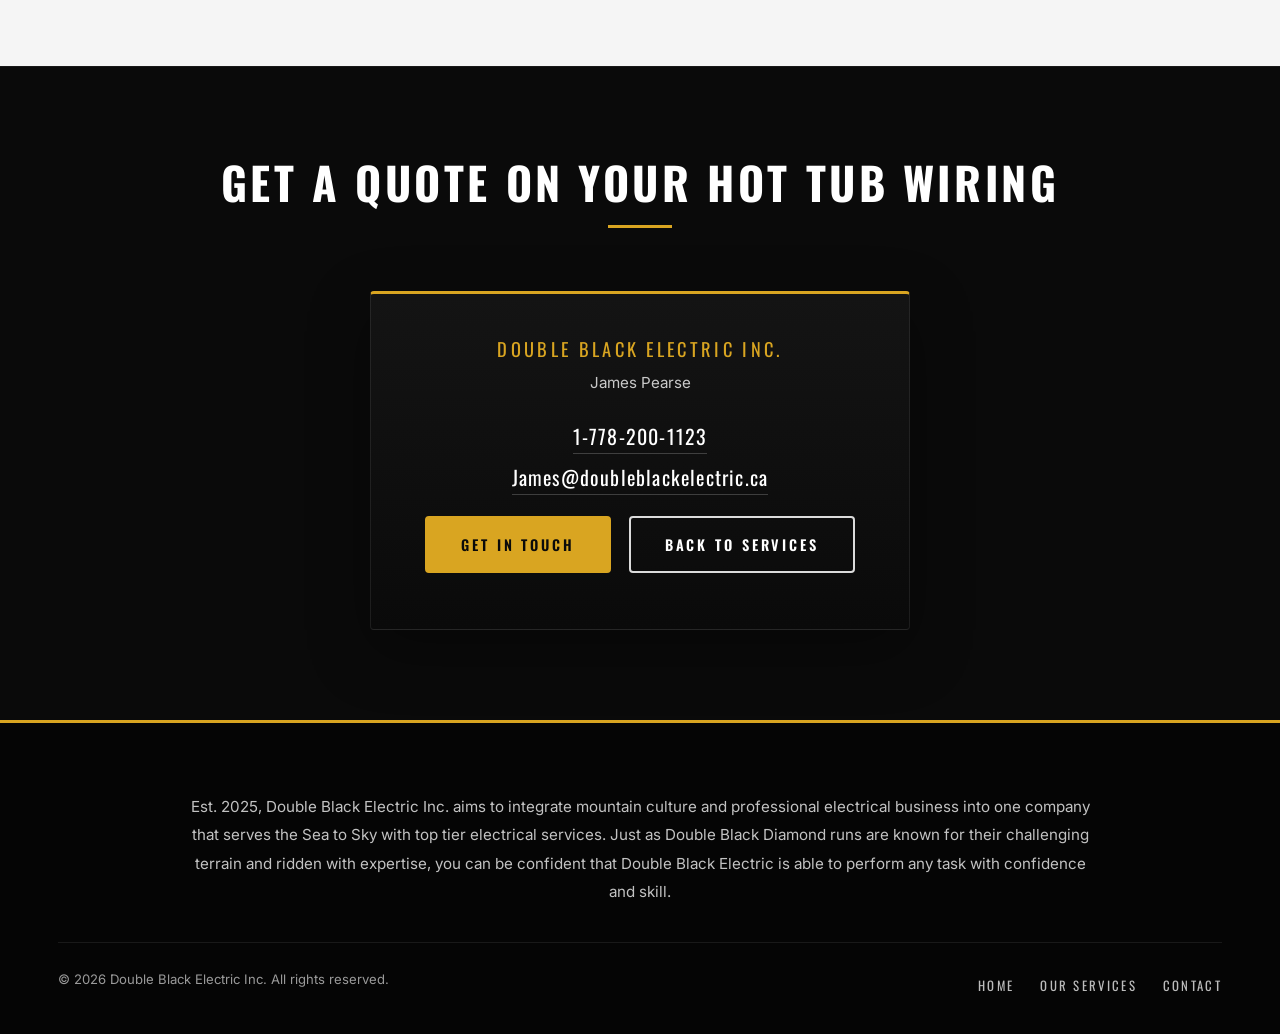
<file: hot-tub-wiring-whistler.html>
<!DOCTYPE html>
<html lang="en">
<head>
  <meta charset="UTF-8" />
  <meta name="viewport" content="width=device-width, initial-scale=1.0" />
  <meta name="description" content="Hot tub wiring and installation in Whistler, Pemberton and Squamish. Code-compliant 240V hot tub circuits, GFCI disconnects, and trenching by Double Black Electric — Red Seal certified." />
  <title>Hot Tub Wiring &amp; Installation in Whistler, Pemberton &amp; Squamish | Double Black Electric Inc.</title>
  <link rel="preconnect" href="https://fonts.googleapis.com">
  <link rel="preconnect" href="https://fonts.gstatic.com" crossorigin>
  <link href="https://fonts.googleapis.com/css2?family=Oswald:wght@400;500;600;700&family=Inter:wght@300;400;500;600&display=swap" rel="stylesheet">
  <link rel="stylesheet" href="css/styles.css" />
  <link rel="icon" type="image/svg+xml" href="assets/logo-white.svg" />
</head>
<body>

  <header class="site-header">
    <div class="container nav-container">
      <a href="index.html" class="brand" aria-label="Double Black Electric — Home">
        <img src="assets/logo-white.svg" alt="Double Black Electric" class="brand__logo" />
        <span class="brand__text">Double Black Electric</span>
      </a>
      <button class="nav-toggle" aria-expanded="false" aria-controls="primary-nav" aria-label="Toggle navigation">
        <span></span><span></span><span></span>
      </button>
      <nav class="primary-nav" id="primary-nav" aria-label="Primary">
        <ul>
          <li><a href="index.html">Home</a></li>
          <li><a href="services.html" class="is-active">Our Services</a></li>
          <li><a href="contact.html">Contact</a></li>
          <li><a href="contact.html" class="nav-cta">Get in Touch</a></li>
        </ul>
      </nav>
    </div>
  </header>

  <!-- ========= PAGE HEADER ========= -->
  <section class="page-header">
    <div class="hero__photo" aria-hidden="true"></div>
    <div class="hero__overlay" aria-hidden="true"></div>
    <div class="container">
      <h1>Hot Tub Wiring in Whistler</h1>
      <p class="page-header__subtitle">Code-Compliant 240V Hot Tub Circuits — Sea-to-Sky</p>
    </div>
  </section>

  <!-- ========= INTRO ========= -->
  <section class="section section--service-detail">
    <div class="container">
      <div class="service-detail">
        <div class="service-detail__header">
          <h2>Hot Tubs Wired Right For Mountain Conditions</h2>
          <p>
            A hot tub is one of the best things you can have in the Sea-to-Sky — but only if it's
            wired safely. Double Black Electric Inc. handles full hot tub installations across
            Whistler, Pemberton, Squamish, and the rest of the Sea-to-Sky corridor. We pull permits,
            run weather-rated wiring, install the GFCI disconnect at the proper distance, and have
            the work inspected so it's done by the book.
          </p>
          <p>
            From simple plug-and-play 120V swap spas to full 240V/60A custom installs with trenching
            and a new subpanel, we can handle the whole job — start to finish.
          </p>
        </div>
        <ul class="service-list">
          <li><strong>240V / 50A &amp; 60A Hot Tub Circuits</strong> — sized to manufacturer spec for any major brand (Arctic, Hydropool, Jacuzzi, Sundance, Bullfrog, Beachcomber)</li>
          <li><strong>GFCI Disconnect Installation</strong> — code-required disconnect, mounted at the right line-of-sight distance from the tub</li>
          <li><strong>Trenching &amp; Direct-Burial Conduit</strong> — clean underground runs from the panel to the pad</li>
          <li><strong>Subpanel Installations</strong> — when a hot tub plus an <a href="ev-charger-installation-whistler.html">EV charger</a> plus a sauna add up to more than your existing panel can handle and you need a <a href="panel-upgrades-whistler.html">panel upgrade</a></li>
          <li><strong>Permits &amp; Inspections</strong> — every install is pulled and signed off through Technical Safety BC</li>
          <li><strong>Indoor &amp; Swim Spa Installations</strong> — bonded and grounded properly for indoor pools and swim spas</li>
        </ul>
      </div>
    </div>
  </section>

  <!-- ========= DETAILS ========= -->
  <section class="section section--service-detail section--alt">
    <div class="container">
      <div class="service-detail">
        <div class="service-detail__header">
          <h2>What A Proper Hot Tub Install Looks Like</h2>
          <p>
            We're not going to staple Romex along your fence and call it a day. A hot tub is wet,
            constantly powered, and used barefoot — it deserves the right materials and the right
            method.
          </p>
        </div>
        <ul class="service-list">
          <li><strong>Manufacturer Spec Sheet First</strong> — every tub has different requirements; we wire to the make and model, not a generic guess</li>
          <li><strong>Outdoor-Rated Hardware</strong> — NEMA 3R disconnect boxes, weatherproof connections, UV-stable conduit</li>
          <li><strong>Bonding</strong> — proper bonding of metal components to prevent stray current</li>
          <li><strong>Snow &amp; Frost Considerations</strong> — buried at proper depth, conduit routed away from snow-load zones</li>
          <li><strong>Future Capacity</strong> — pulled with room to add lighting, audio, or a sauna circuit later</li>
        </ul>
      </div>
    </div>
  </section>

  <!-- ========= CTA STRIP ========= -->
  <section class="section section--contact-strip">
    <div class="container">
      <h2 class="section-title">Get a Quote on Your Hot Tub Wiring</h2>
      <div class="contact-card">
        <p class="contact-card__company">Double Black Electric Inc.</p>
        <p class="contact-card__person">James Pearse</p>
        <p class="contact-card__line">
          <a href="tel:+17782001123">1-778-200-1123</a>
        </p>
        <p class="contact-card__line">
          <a href="mailto:James@doubleblackelectric.ca">James@doubleblackelectric.ca</a>
        </p>
        <p style="margin-top: 22px;">
          <a href="contact.html" class="btn btn--primary">Get in Touch</a>
          <a href="services.html" class="btn btn--ghost">Back to Services</a>
        </p>
      </div>
    </div>
  </section>

  <footer class="site-footer">
    <div class="container">
      <p class="footer__tagline">
        Est. 2025, Double Black Electric Inc. aims to integrate mountain culture and professional
        electrical business into one company that serves the Sea to Sky with top tier electrical services.
        Just as Double Black Diamond runs are known for their challenging terrain and ridden with
        expertise, you can be confident that Double Black Electric is able to perform any task
        with confidence and skill.
      </p>
      <div class="footer__bottom">
        <p>&copy; <span id="year">2026</span> Double Black Electric Inc. All rights reserved.</p>
        <nav aria-label="Footer">
          <a href="index.html">Home</a>
          <a href="services.html">Our Services</a>
          <a href="contact.html">Contact</a>
        </nav>
      </div>
    </div>
  </footer>

  <script src="js/main.js" defer></script>
</body>
</html>
</file>
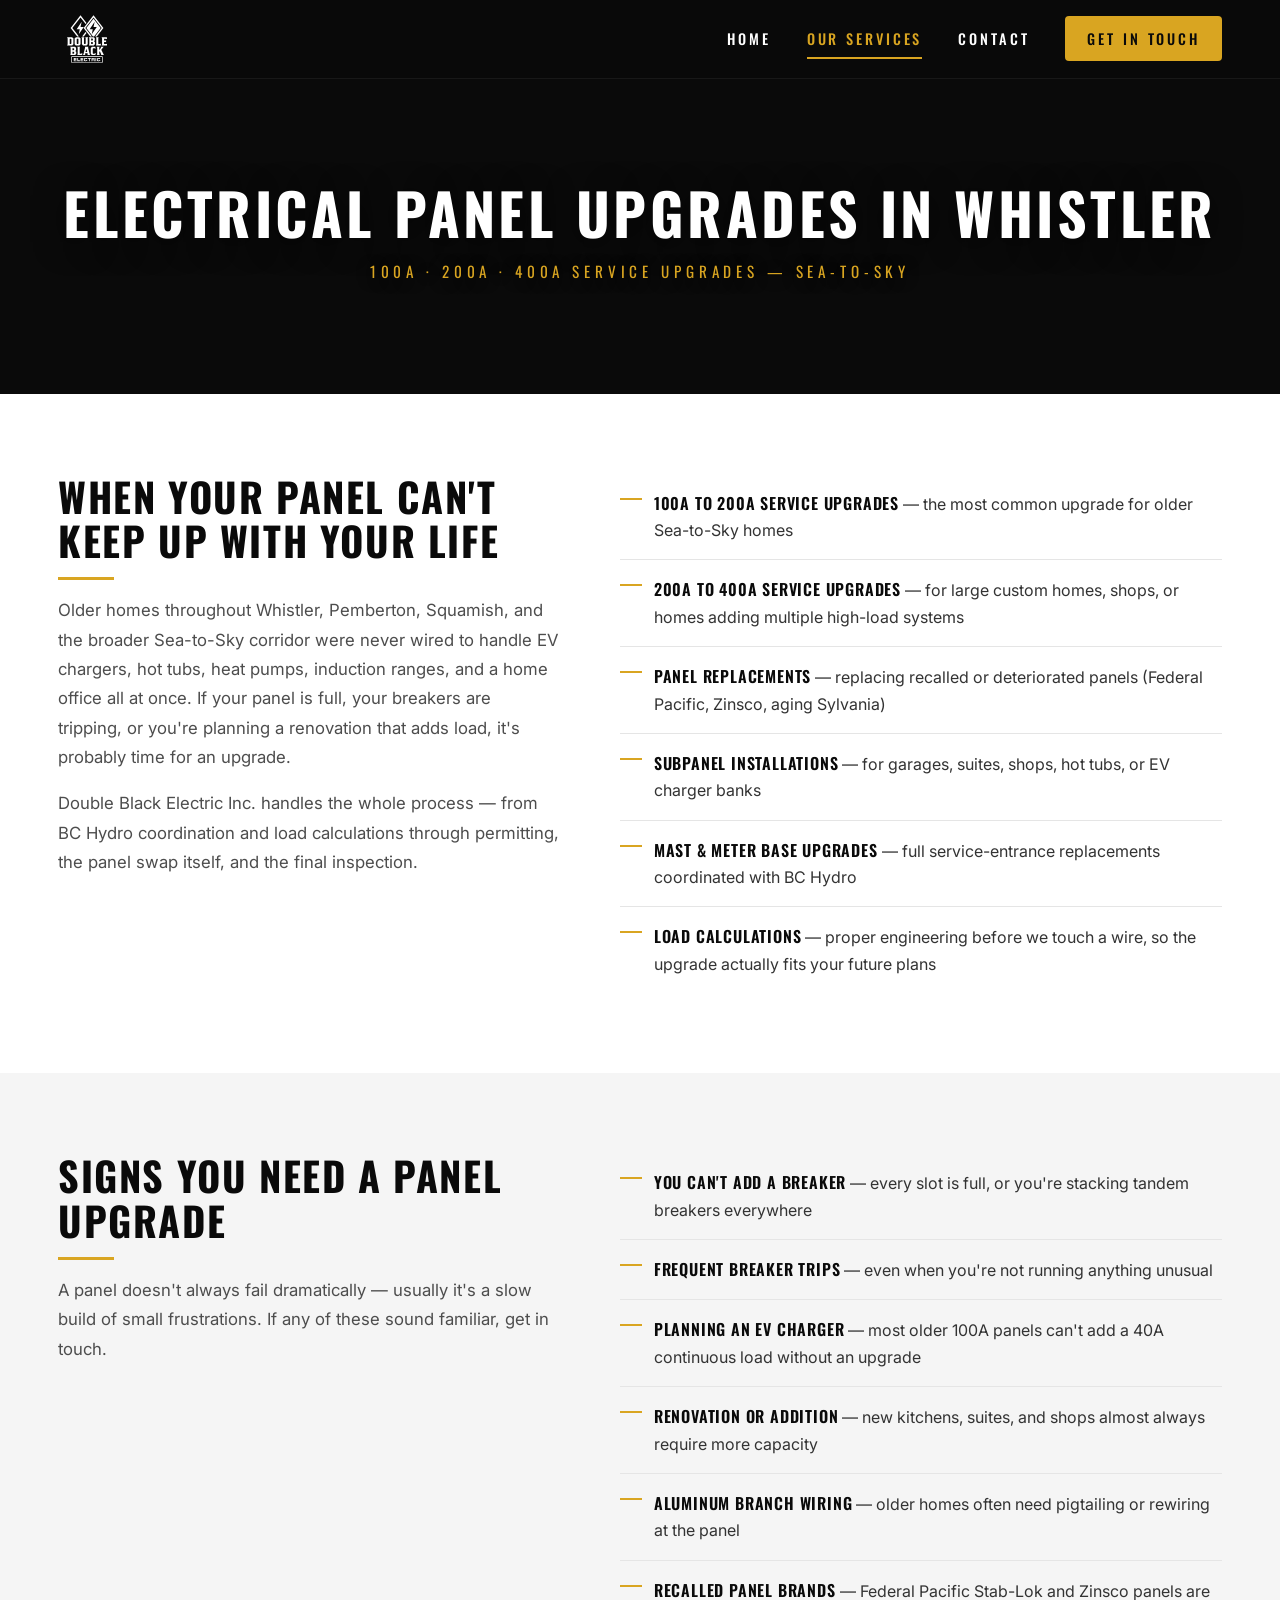
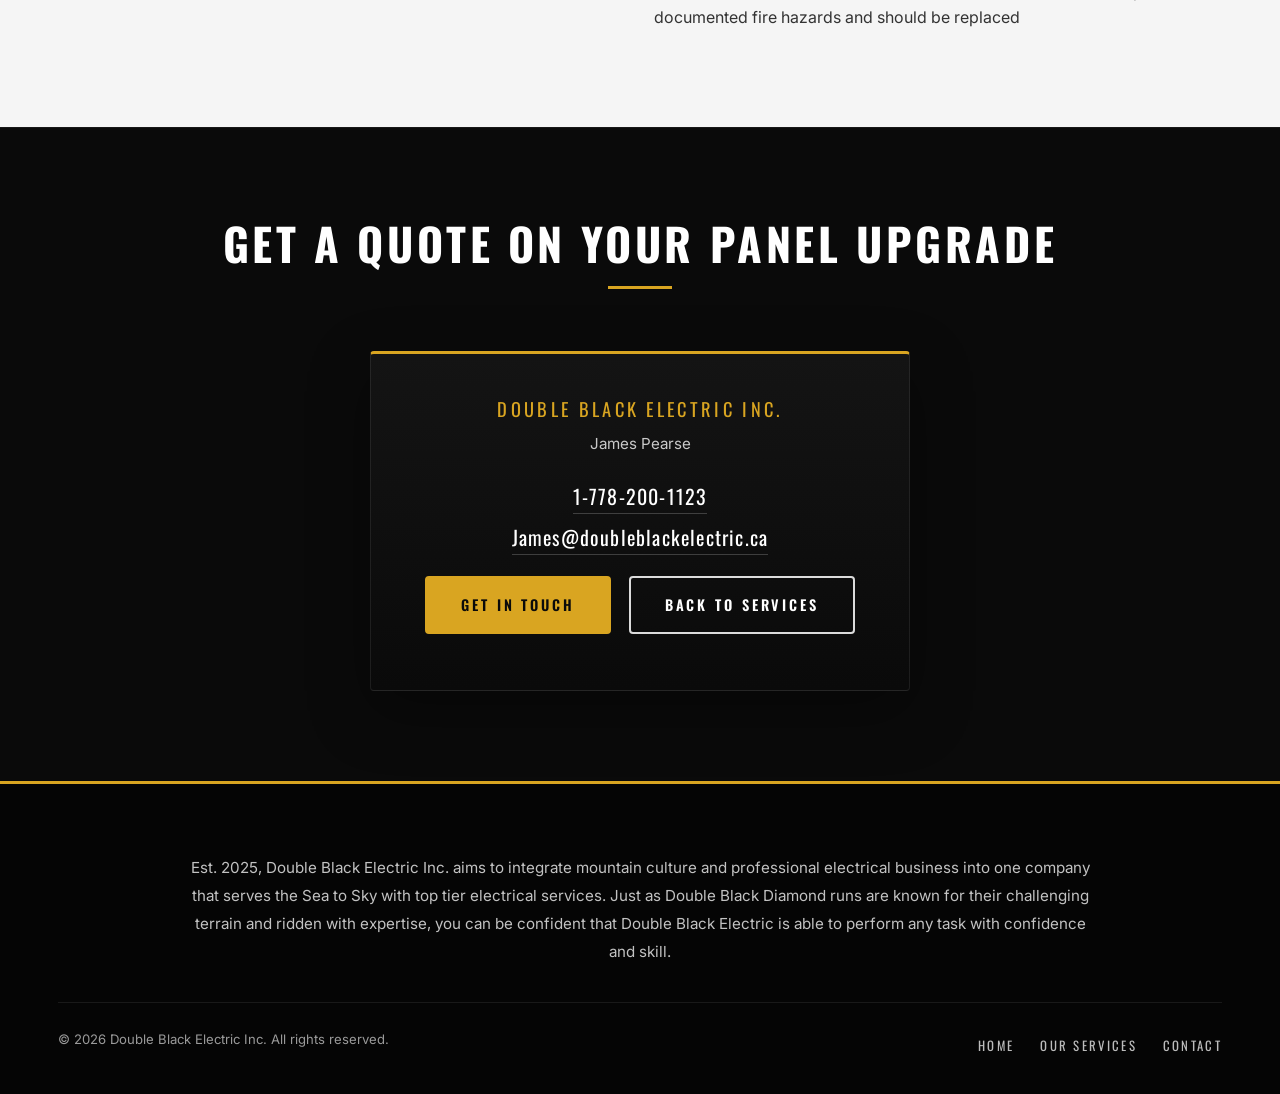
<file: panel-upgrades-whistler.html>
<!DOCTYPE html>
<html lang="en">
<head>
  <meta charset="UTF-8" />
  <meta name="viewport" content="width=device-width, initial-scale=1.0" />
  <meta name="description" content="Electrical panel upgrades in Whistler, Pemberton and Squamish — 100A to 200A and 400A service upgrades, panel replacements and subpanels. Permitted, inspected, Red Seal certified work." />
  <title>Electrical Panel Upgrades in Whistler, Pemberton &amp; Squamish | Double Black Electric Inc.</title>
  <link rel="preconnect" href="https://fonts.googleapis.com">
  <link rel="preconnect" href="https://fonts.gstatic.com" crossorigin>
  <link href="https://fonts.googleapis.com/css2?family=Oswald:wght@400;500;600;700&family=Inter:wght@300;400;500;600&display=swap" rel="stylesheet">
  <link rel="stylesheet" href="css/styles.css" />
  <link rel="icon" type="image/svg+xml" href="assets/logo-white.svg" />
</head>
<body>

  <header class="site-header">
    <div class="container nav-container">
      <a href="index.html" class="brand" aria-label="Double Black Electric — Home">
        <img src="assets/logo-white.svg" alt="Double Black Electric" class="brand__logo" />
        <span class="brand__text">Double Black Electric</span>
      </a>
      <button class="nav-toggle" aria-expanded="false" aria-controls="primary-nav" aria-label="Toggle navigation">
        <span></span><span></span><span></span>
      </button>
      <nav class="primary-nav" id="primary-nav" aria-label="Primary">
        <ul>
          <li><a href="index.html">Home</a></li>
          <li><a href="services.html" class="is-active">Our Services</a></li>
          <li><a href="contact.html">Contact</a></li>
          <li><a href="contact.html" class="nav-cta">Get in Touch</a></li>
        </ul>
      </nav>
    </div>
  </header>

  <!-- ========= PAGE HEADER ========= -->
  <section class="page-header">
    <div class="hero__photo" aria-hidden="true"></div>
    <div class="hero__overlay" aria-hidden="true"></div>
    <div class="container">
      <h1>Electrical Panel Upgrades in Whistler</h1>
      <p class="page-header__subtitle">100A &middot; 200A &middot; 400A Service Upgrades — Sea-to-Sky</p>
    </div>
  </section>

  <!-- ========= INTRO ========= -->
  <section class="section section--service-detail">
    <div class="container">
      <div class="service-detail">
        <div class="service-detail__header">
          <h2>When Your Panel Can't Keep Up With Your Life</h2>
          <p>
            Older homes throughout Whistler, Pemberton, Squamish, and the broader Sea-to-Sky corridor
            were never wired to handle <a href="ev-charger-installation-whistler.html">EV chargers</a>,
            <a href="hot-tub-wiring-whistler.html">hot tubs</a>, heat pumps, induction ranges, and a
            home office all at once. If your panel is full, your <a href="electrical-repair-whistler.html">breakers
            are tripping</a>, or you're planning a renovation that adds load, it's probably time for
            an upgrade.
          </p>
          <p>
            Double Black Electric Inc. handles the whole process — from BC Hydro coordination and
            load calculations through permitting, the panel swap itself, and the final inspection.
          </p>
        </div>
        <ul class="service-list">
          <li><strong>100A to 200A Service Upgrades</strong> — the most common upgrade for older Sea-to-Sky homes</li>
          <li><strong>200A to 400A Service Upgrades</strong> — for large custom homes, shops, or homes adding multiple high-load systems</li>
          <li><strong>Panel Replacements</strong> — replacing recalled or deteriorated panels (Federal Pacific, Zinsco, aging Sylvania)</li>
          <li><strong>Subpanel Installations</strong> — for garages, suites, shops, hot tubs, or EV charger banks</li>
          <li><strong>Mast &amp; Meter Base Upgrades</strong> — full service-entrance replacements coordinated with BC Hydro</li>
          <li><strong>Load Calculations</strong> — proper engineering before we touch a wire, so the upgrade actually fits your future plans</li>
        </ul>
      </div>
    </div>
  </section>

  <!-- ========= DETAILS ========= -->
  <section class="section section--service-detail section--alt">
    <div class="container">
      <div class="service-detail">
        <div class="service-detail__header">
          <h2>Signs You Need A Panel Upgrade</h2>
          <p>
            A panel doesn't always fail dramatically — usually it's a slow build of small frustrations.
            If any of these sound familiar, get in touch.
          </p>
        </div>
        <ul class="service-list">
          <li><strong>You Can't Add A Breaker</strong> — every slot is full, or you're stacking tandem breakers everywhere</li>
          <li><strong>Frequent Breaker Trips</strong> — even when you're not running anything unusual</li>
          <li><strong>Planning An EV Charger</strong> — most older 100A panels can't add a 40A continuous load without an upgrade</li>
          <li><strong>Renovation Or Addition</strong> — new kitchens, suites, and shops almost always require more capacity</li>
          <li><strong>Aluminum Branch Wiring</strong> — older homes often need pigtailing or rewiring at the panel</li>
          <li><strong>Recalled Panel Brands</strong> — Federal Pacific Stab-Lok and Zinsco panels are documented fire hazards and should be replaced</li>
        </ul>
      </div>
    </div>
  </section>

  <!-- ========= CTA STRIP ========= -->
  <section class="section section--contact-strip">
    <div class="container">
      <h2 class="section-title">Get a Quote on Your Panel Upgrade</h2>
      <div class="contact-card">
        <p class="contact-card__company">Double Black Electric Inc.</p>
        <p class="contact-card__person">James Pearse</p>
        <p class="contact-card__line">
          <a href="tel:+17782001123">1-778-200-1123</a>
        </p>
        <p class="contact-card__line">
          <a href="mailto:James@doubleblackelectric.ca">James@doubleblackelectric.ca</a>
        </p>
        <p style="margin-top: 22px;">
          <a href="contact.html" class="btn btn--primary">Get in Touch</a>
          <a href="services.html" class="btn btn--ghost">Back to Services</a>
        </p>
      </div>
    </div>
  </section>

  <footer class="site-footer">
    <div class="container">
      <p class="footer__tagline">
        Est. 2025, Double Black Electric Inc. aims to integrate mountain culture and professional
        electrical business into one company that serves the Sea to Sky with top tier electrical services.
        Just as Double Black Diamond runs are known for their challenging terrain and ridden with
        expertise, you can be confident that Double Black Electric is able to perform any task
        with confidence and skill.
      </p>
      <div class="footer__bottom">
        <p>&copy; <span id="year">2026</span> Double Black Electric Inc. All rights reserved.</p>
        <nav aria-label="Footer">
          <a href="index.html">Home</a>
          <a href="services.html">Our Services</a>
          <a href="contact.html">Contact</a>
        </nav>
      </div>
    </div>
  </footer>

  <script src="js/main.js" defer></script>
</body>
</html>
</file>
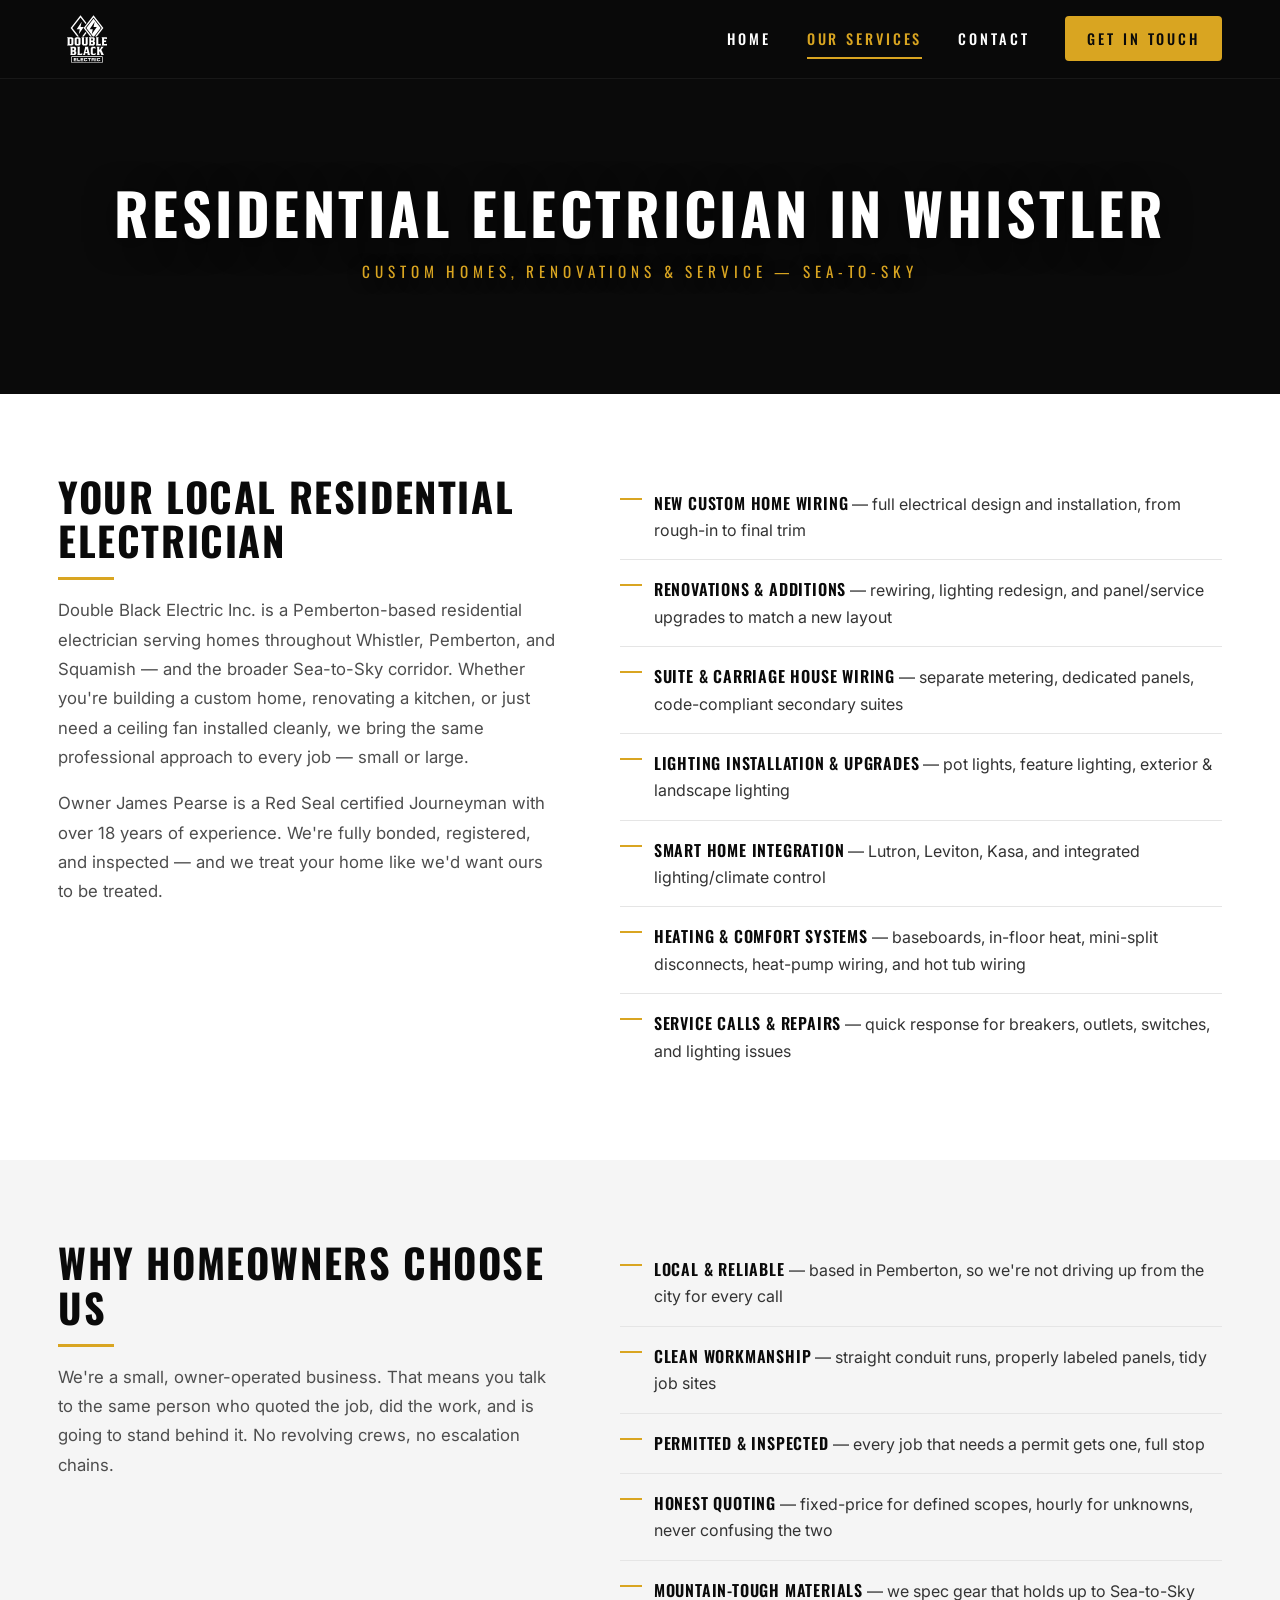
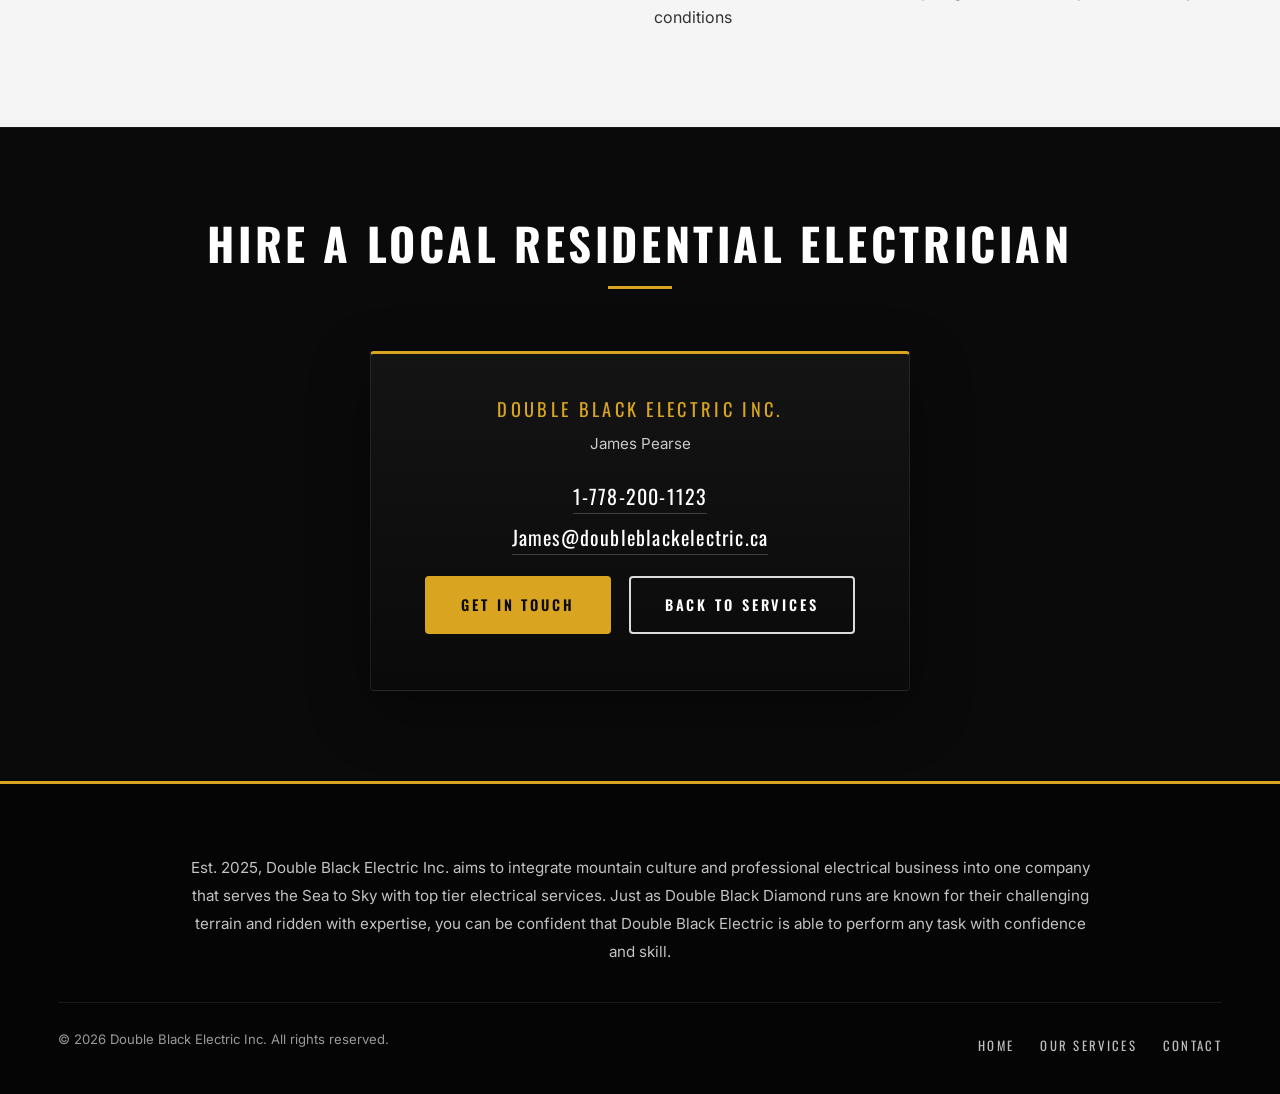
<file: residential-electrician-whistler.html>
<!DOCTYPE html>
<html lang="en">
<head>
  <meta charset="UTF-8" />
  <meta name="viewport" content="width=device-width, initial-scale=1.0" />
  <meta name="description" content="Residential electrician serving Whistler, Pemberton and Squamish. Custom homes, renovations, lighting, smart home, panel and service upgrades. Red Seal Journeyman, fully licensed and bonded." />
  <title>Residential Electrician in Whistler, Pemberton &amp; Squamish | Double Black Electric Inc.</title>
  <link rel="preconnect" href="https://fonts.googleapis.com">
  <link rel="preconnect" href="https://fonts.gstatic.com" crossorigin>
  <link href="https://fonts.googleapis.com/css2?family=Oswald:wght@400;500;600;700&family=Inter:wght@300;400;500;600&display=swap" rel="stylesheet">
  <link rel="stylesheet" href="css/styles.css" />
  <link rel="icon" type="image/svg+xml" href="assets/logo-white.svg" />
</head>
<body>

  <header class="site-header">
    <div class="container nav-container">
      <a href="index.html" class="brand" aria-label="Double Black Electric — Home">
        <img src="assets/logo-white.svg" alt="Double Black Electric" class="brand__logo" />
        <span class="brand__text">Double Black Electric</span>
      </a>
      <button class="nav-toggle" aria-expanded="false" aria-controls="primary-nav" aria-label="Toggle navigation">
        <span></span><span></span><span></span>
      </button>
      <nav class="primary-nav" id="primary-nav" aria-label="Primary">
        <ul>
          <li><a href="index.html">Home</a></li>
          <li><a href="services.html" class="is-active">Our Services</a></li>
          <li><a href="contact.html">Contact</a></li>
          <li><a href="contact.html" class="nav-cta">Get in Touch</a></li>
        </ul>
      </nav>
    </div>
  </header>

  <!-- ========= PAGE HEADER ========= -->
  <section class="page-header">
    <div class="hero__photo" aria-hidden="true"></div>
    <div class="hero__overlay" aria-hidden="true"></div>
    <div class="container">
      <h1>Residential Electrician in Whistler</h1>
      <p class="page-header__subtitle">Custom Homes, Renovations &amp; Service — Sea-to-Sky</p>
    </div>
  </section>

  <!-- ========= INTRO ========= -->
  <section class="section section--service-detail">
    <div class="container">
      <div class="service-detail">
        <div class="service-detail__header">
          <h2>Your Local Residential Electrician</h2>
          <p>
            Double Black Electric Inc. is a Pemberton-based residential electrician serving homes
            throughout Whistler, Pemberton, and Squamish — and the broader Sea-to-Sky corridor. Whether
            you're building a custom home, renovating a kitchen, or just need a ceiling fan installed
            cleanly, we bring the same professional approach to every job — small or large.
          </p>
          <p>
            Owner James Pearse is a Red Seal certified Journeyman with over 18 years of experience.
            We're fully bonded, registered, and inspected — and we treat your home like we'd want
            ours to be treated.
          </p>
        </div>
        <ul class="service-list">
          <li><strong>New Custom Home Wiring</strong> — full electrical design and installation, from rough-in to final trim</li>
          <li><strong>Renovations &amp; Additions</strong> — rewiring, lighting redesign, and <a href="panel-upgrades-whistler.html">panel/service upgrades</a> to match a new layout</li>
          <li><strong>Suite &amp; Carriage House Wiring</strong> — separate metering, dedicated panels, code-compliant secondary suites</li>
          <li><strong>Lighting Installation &amp; Upgrades</strong> — pot lights, feature lighting, exterior &amp; landscape lighting</li>
          <li><strong>Smart Home Integration</strong> — Lutron, Leviton, Kasa, and integrated lighting/climate control</li>
          <li><strong>Heating &amp; Comfort Systems</strong> — baseboards, in-floor heat, mini-split disconnects, heat-pump wiring, and <a href="hot-tub-wiring-whistler.html">hot tub wiring</a></li>
          <li><strong>Service Calls &amp; <a href="electrical-repair-whistler.html">Repairs</a></strong> — quick response for breakers, outlets, switches, and lighting issues</li>
        </ul>
      </div>
    </div>
  </section>

  <!-- ========= DETAILS ========= -->
  <section class="section section--service-detail section--alt">
    <div class="container">
      <div class="service-detail">
        <div class="service-detail__header">
          <h2>Why Homeowners Choose Us</h2>
          <p>
            We're a small, owner-operated business. That means you talk to the same person who
            quoted the job, did the work, and is going to stand behind it. No revolving crews, no
            escalation chains.
          </p>
        </div>
        <ul class="service-list">
          <li><strong>Local &amp; Reliable</strong> — based in Pemberton, so we're not driving up from the city for every call</li>
          <li><strong>Clean Workmanship</strong> — straight conduit runs, properly labeled panels, tidy job sites</li>
          <li><strong>Permitted &amp; Inspected</strong> — every job that needs a permit gets one, full stop</li>
          <li><strong>Honest Quoting</strong> — fixed-price for defined scopes, hourly for unknowns, never confusing the two</li>
          <li><strong>Mountain-Tough Materials</strong> — we spec gear that holds up to Sea-to-Sky conditions</li>
        </ul>
      </div>
    </div>
  </section>

  <!-- ========= CTA STRIP ========= -->
  <section class="section section--contact-strip">
    <div class="container">
      <h2 class="section-title">Hire A Local Residential Electrician</h2>
      <div class="contact-card">
        <p class="contact-card__company">Double Black Electric Inc.</p>
        <p class="contact-card__person">James Pearse</p>
        <p class="contact-card__line">
          <a href="tel:+17782001123">1-778-200-1123</a>
        </p>
        <p class="contact-card__line">
          <a href="mailto:James@doubleblackelectric.ca">James@doubleblackelectric.ca</a>
        </p>
        <p style="margin-top: 22px;">
          <a href="contact.html" class="btn btn--primary">Get in Touch</a>
          <a href="services.html" class="btn btn--ghost">Back to Services</a>
        </p>
      </div>
    </div>
  </section>

  <footer class="site-footer">
    <div class="container">
      <p class="footer__tagline">
        Est. 2025, Double Black Electric Inc. aims to integrate mountain culture and professional
        electrical business into one company that serves the Sea to Sky with top tier electrical services.
        Just as Double Black Diamond runs are known for their challenging terrain and ridden with
        expertise, you can be confident that Double Black Electric is able to perform any task
        with confidence and skill.
      </p>
      <div class="footer__bottom">
        <p>&copy; <span id="year">2026</span> Double Black Electric Inc. All rights reserved.</p>
        <nav aria-label="Footer">
          <a href="index.html">Home</a>
          <a href="services.html">Our Services</a>
          <a href="contact.html">Contact</a>
        </nav>
      </div>
    </div>
  </footer>

  <script src="js/main.js" defer></script>
</body>
</html>
</file>
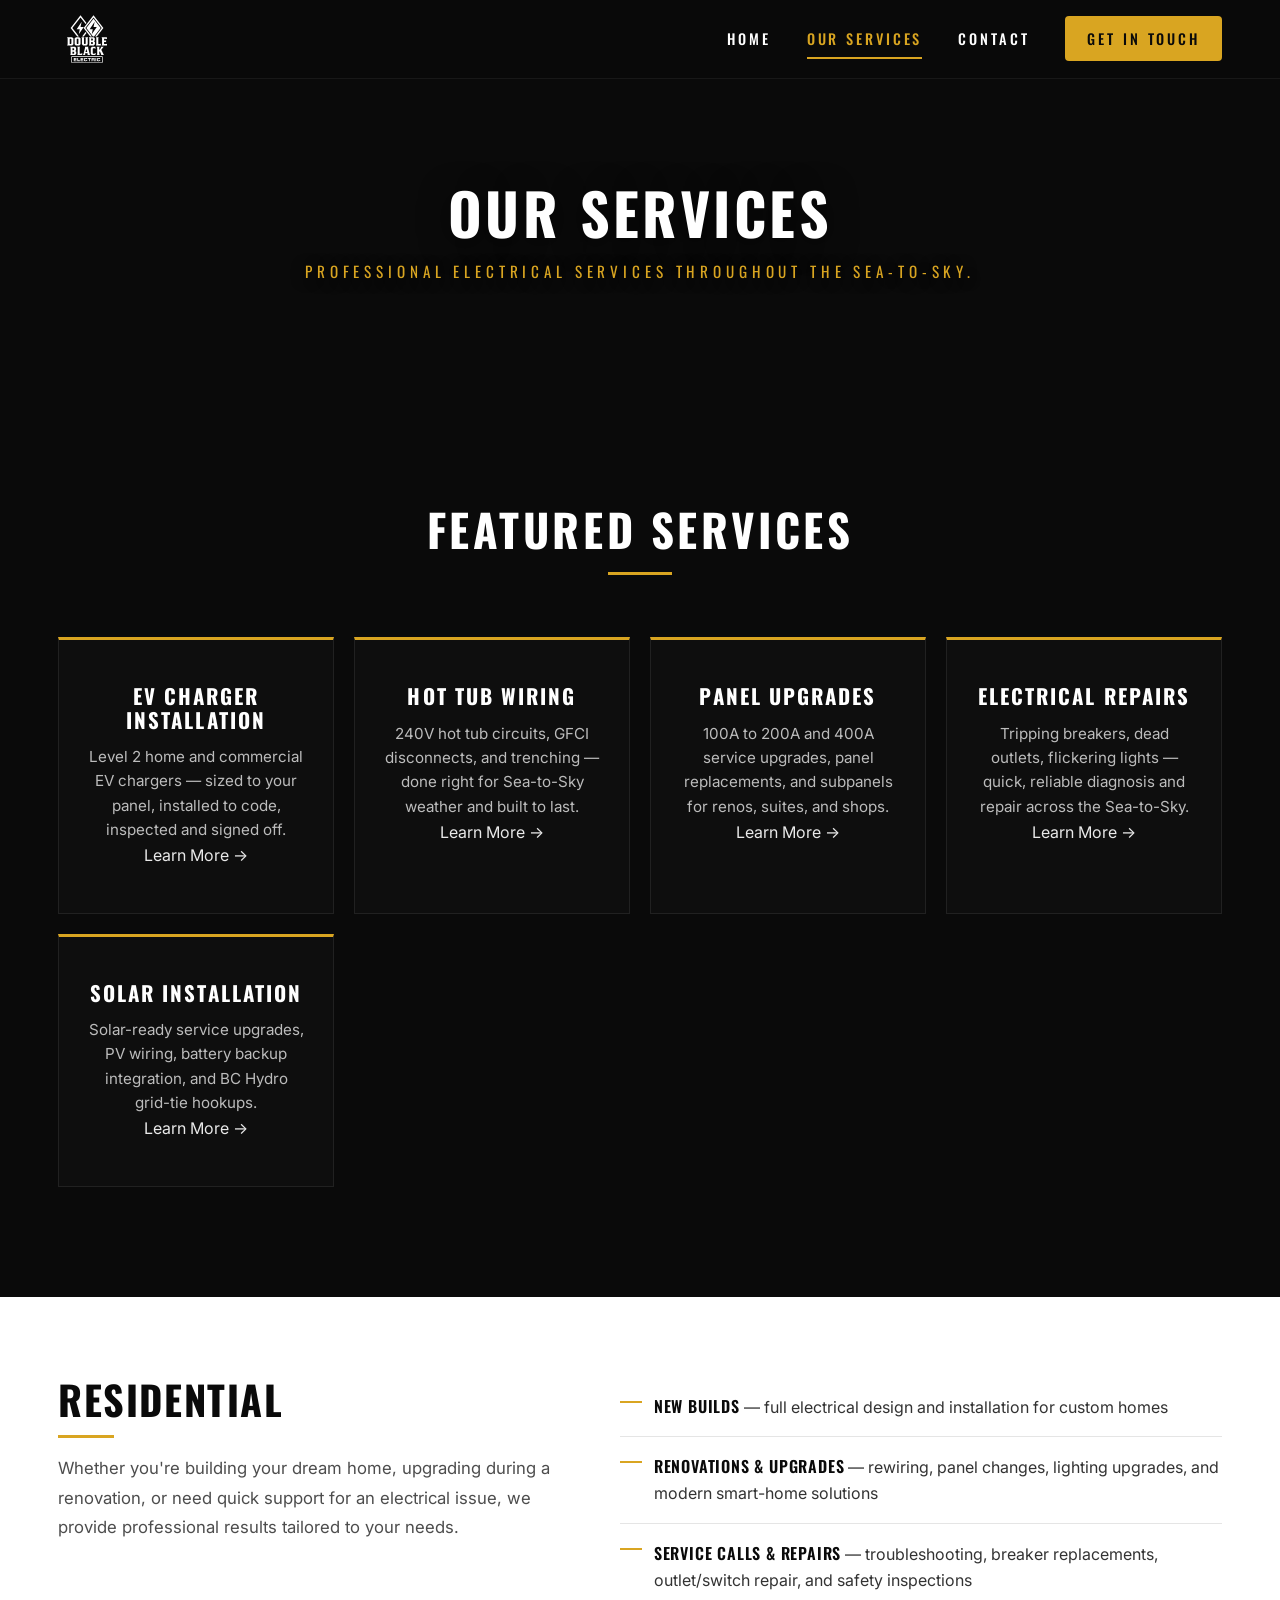
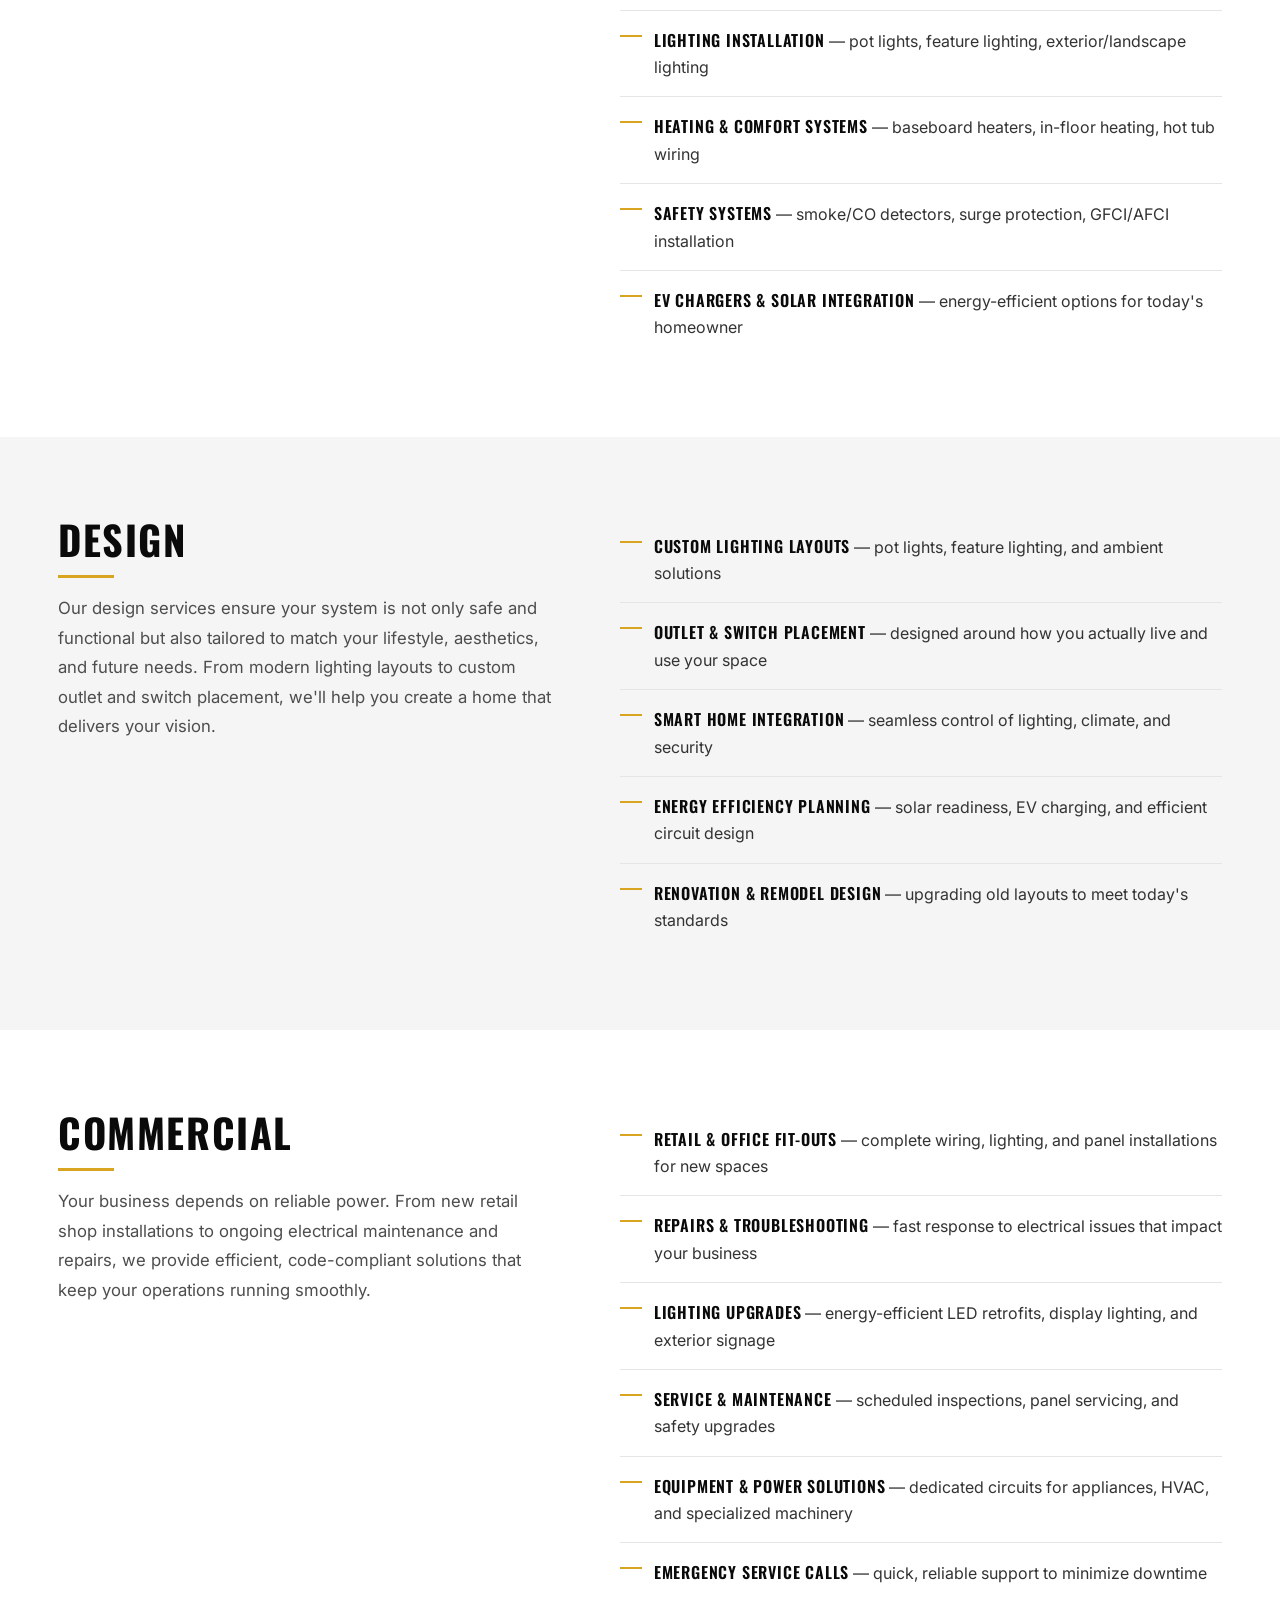
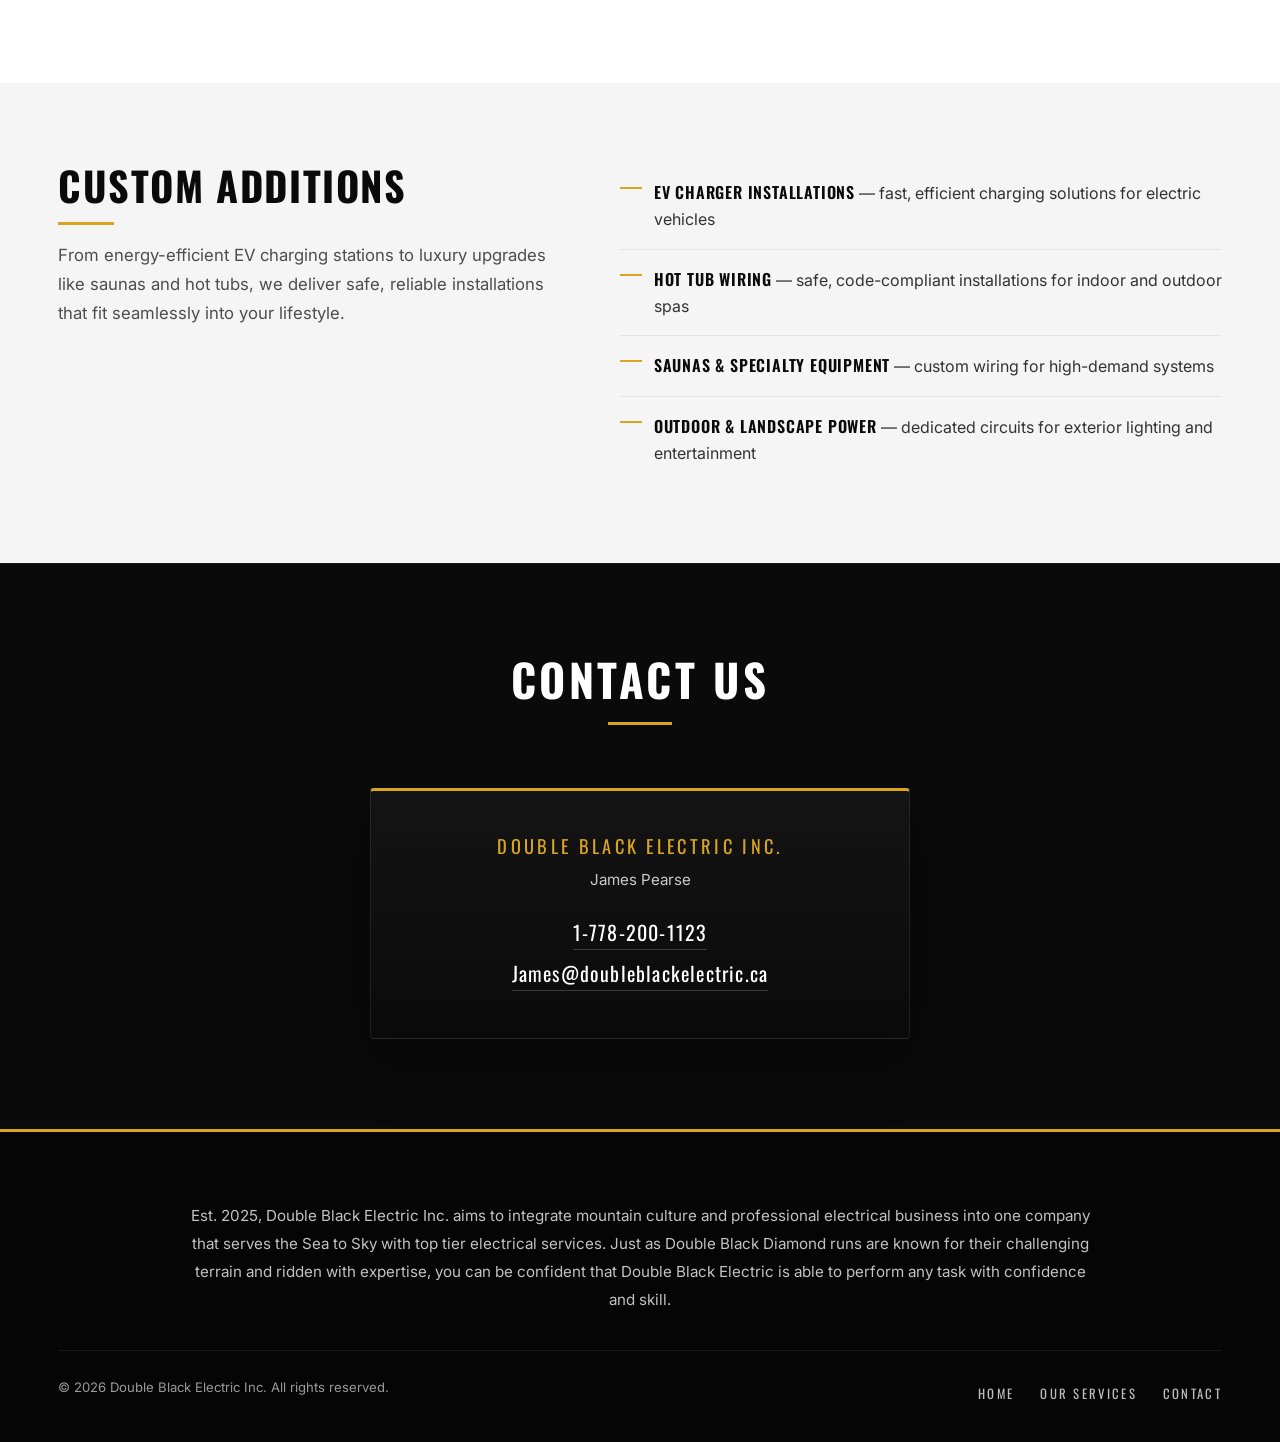
<file: services.html>
<!DOCTYPE html>
<html lang="en">
<head>
  <meta charset="UTF-8" />
  <meta name="viewport" content="width=device-width, initial-scale=1.0" />
  <meta name="description" content="Residential, Commercial, Design and Custom Additions — full-service electrical work for the Sea-to-Sky. Based in Pemberton, BC." />
  <title>Our Services | Double Black Electric Inc.</title>
  <link rel="preconnect" href="https://fonts.googleapis.com">
  <link rel="preconnect" href="https://fonts.gstatic.com" crossorigin>
  <link href="https://fonts.googleapis.com/css2?family=Oswald:wght@400;500;600;700&family=Inter:wght@300;400;500;600&display=swap" rel="stylesheet">
  <link rel="stylesheet" href="css/styles.css" />
  <link rel="icon" type="image/svg+xml" href="assets/logo-white.svg" />
</head>
<body>

  <header class="site-header">
    <div class="container nav-container">
      <a href="index.html" class="brand" aria-label="Double Black Electric — Home">
        <img src="assets/logo-white.svg" alt="Double Black Electric" class="brand__logo" />
        <span class="brand__text">Double Black Electric</span>
      </a>
      <button class="nav-toggle" aria-expanded="false" aria-controls="primary-nav" aria-label="Toggle navigation">
        <span></span><span></span><span></span>
      </button>
      <nav class="primary-nav" id="primary-nav" aria-label="Primary">
        <ul>
          <li><a href="index.html">Home</a></li>
          <li><a href="services.html" class="is-active">Our Services</a></li>
          <li><a href="contact.html">Contact</a></li>
          <li><a href="contact.html" class="nav-cta">Get in Touch</a></li>
        </ul>
      </nav>
    </div>
  </header>

  <!-- ========= PAGE HEADER ========= -->
  <section class="page-header">
    <div class="hero__photo" aria-hidden="true"></div>
    <div class="hero__overlay" aria-hidden="true"></div>
    <div class="container">
      <h1>Our Services</h1>
      <p class="page-header__subtitle">Professional electrical services throughout the Sea-to-Sky.</p>
    </div>
  </section>

  <!-- ========= FEATURED SERVICES ========= -->
  <section class="section section--services">
    <div class="container">
      <h2 class="section-title section-title--light">Featured Services</h2>
      <div class="service-grid">

        <a class="service-card" href="ev-charger-installation-whistler.html">
          <h3>EV Charger Installation</h3>
          <p>Level 2 home and commercial EV chargers — sized to your panel, installed to code, inspected and signed off.</p>
          <span class="service-card__more">Learn More &rarr;</span>
        </a>

        <a class="service-card" href="hot-tub-wiring-whistler.html">
          <h3>Hot Tub Wiring</h3>
          <p>240V hot tub circuits, GFCI disconnects, and trenching — done right for Sea-to-Sky weather and built to last.</p>
          <span class="service-card__more">Learn More &rarr;</span>
        </a>

        <a class="service-card" href="panel-upgrades-whistler.html">
          <h3>Panel Upgrades</h3>
          <p>100A to 200A and 400A service upgrades, panel replacements, and subpanels for renos, suites, and shops.</p>
          <span class="service-card__more">Learn More &rarr;</span>
        </a>

        <a class="service-card" href="electrical-repair-whistler.html">
          <h3>Electrical Repairs</h3>
          <p>Tripping breakers, dead outlets, flickering lights — quick, reliable diagnosis and repair across the Sea-to-Sky.</p>
          <span class="service-card__more">Learn More &rarr;</span>
        </a>

        <a class="service-card" href="solar-installation-whistler.html">
          <h3>Solar Installation</h3>
          <p>Solar-ready service upgrades, PV wiring, battery backup integration, and BC Hydro grid-tie hookups.</p>
          <span class="service-card__more">Learn More &rarr;</span>
        </a>

      </div>
    </div>
  </section>

  <!-- ========= RESIDENTIAL ========= -->
  <section class="section section--service-detail">
    <div class="container">
      <div class="service-detail">
        <div class="service-detail__header">
          <h2>Residential</h2>
          <p>
            Whether you're building your dream home, upgrading during a renovation, or need quick
            support for an electrical issue, we provide professional results tailored to your needs.
          </p>
        </div>
        <ul class="service-list">
          <li><a href="residential-electrician-whistler.html"><strong>New Builds</strong></a> — full electrical design and installation for custom homes</li>
          <li><strong>Renovations &amp; Upgrades</strong> — rewiring, <a href="panel-upgrades-whistler.html">panel changes</a>, lighting upgrades, and modern smart-home solutions</li>
          <li><a href="electrical-repair-whistler.html"><strong>Service Calls &amp; Repairs</strong></a> — troubleshooting, breaker replacements, outlet/switch repair, and safety inspections</li>
          <li><strong>Lighting Installation</strong> — pot lights, feature lighting, exterior/landscape lighting</li>
          <li><strong>Heating &amp; Comfort Systems</strong> — baseboard heaters, in-floor heating, <a href="hot-tub-wiring-whistler.html">hot tub wiring</a></li>
          <li><strong>Safety Systems</strong> — smoke/CO detectors, surge protection, GFCI/AFCI installation</li>
          <li><strong><a href="ev-charger-installation-whistler.html">EV Chargers</a> &amp; <a href="solar-installation-whistler.html">Solar Integration</a></strong> — energy-efficient options for today's homeowner</li>
        </ul>
      </div>
    </div>
  </section>

  <!-- ========= DESIGN ========= -->
  <section class="section section--service-detail section--alt">
    <div class="container">
      <div class="service-detail">
        <div class="service-detail__header">
          <h2>Design</h2>
          <p>
            Our design services ensure your system is not only safe and functional but also tailored
            to match your lifestyle, aesthetics, and future needs. From modern lighting layouts to
            custom outlet and switch placement, we'll help you create a home that delivers your vision.
          </p>
        </div>
        <ul class="service-list">
          <li><strong>Custom Lighting Layouts</strong> — pot lights, feature lighting, and ambient solutions</li>
          <li><strong>Outlet &amp; Switch Placement</strong> — designed around how you actually live and use your space</li>
          <li><strong>Smart Home Integration</strong> — seamless control of lighting, climate, and security</li>
          <li><strong>Energy Efficiency Planning</strong> — solar readiness, EV charging, and efficient circuit design</li>
          <li><strong>Renovation &amp; Remodel Design</strong> — upgrading old layouts to meet today's standards</li>
        </ul>
      </div>
    </div>
  </section>

  <!-- ========= COMMERCIAL ========= -->
  <section class="section section--service-detail">
    <div class="container">
      <div class="service-detail">
        <div class="service-detail__header">
          <h2>Commercial</h2>
          <p>
            Your business depends on reliable power. From new retail shop installations to ongoing
            electrical maintenance and repairs, we provide efficient, code-compliant solutions that
            keep your operations running smoothly.
          </p>
        </div>
        <ul class="service-list">
          <li><a href="commercial-electrician-whistler.html"><strong>Retail &amp; Office Fit-Outs</strong></a> — complete wiring, lighting, and panel installations for new spaces</li>
          <li><strong>Repairs &amp; Troubleshooting</strong> — fast response to electrical issues that impact your business</li>
          <li><strong>Lighting Upgrades</strong> — energy-efficient LED retrofits, display lighting, and exterior signage</li>
          <li><strong>Service &amp; Maintenance</strong> — scheduled inspections, panel servicing, and safety upgrades</li>
          <li><strong>Equipment &amp; Power Solutions</strong> — dedicated circuits for appliances, HVAC, and specialized machinery</li>
          <li><strong>Emergency Service Calls</strong> — quick, reliable support to minimize downtime</li>
        </ul>
      </div>
    </div>
  </section>

  <!-- ========= CUSTOM ADDITIONS ========= -->
  <section class="section section--service-detail section--alt">
    <div class="container">
      <div class="service-detail">
        <div class="service-detail__header">
          <h2>Custom Additions</h2>
          <p>
            From energy-efficient EV charging stations to luxury upgrades like saunas and hot tubs,
            we deliver safe, reliable installations that fit seamlessly into your lifestyle.
          </p>
        </div>
        <ul class="service-list">
          <li><a href="ev-charger-installation-whistler.html"><strong>EV Charger Installations</strong></a> — fast, efficient charging solutions for electric vehicles</li>
          <li><a href="hot-tub-wiring-whistler.html"><strong>Hot Tub Wiring</strong></a> — safe, code-compliant installations for indoor and outdoor spas</li>
          <li><strong>Saunas &amp; Specialty Equipment</strong> — custom wiring for high-demand systems</li>
          <li><strong>Outdoor &amp; Landscape Power</strong> — dedicated circuits for exterior lighting and entertainment</li>
        </ul>
      </div>
    </div>
  </section>

  <!-- ========= CONTACT STRIP ========= -->
  <section class="section section--contact-strip">
    <div class="container">
      <h2 class="section-title">Contact Us</h2>
      <div class="contact-card">
        <p class="contact-card__company">Double Black Electric Inc.</p>
        <p class="contact-card__person">James Pearse</p>
        <p class="contact-card__line">
          <a href="tel:+17782001123">1-778-200-1123</a>
        </p>
        <p class="contact-card__line">
          <a href="mailto:James@doubleblackelectric.ca">James@doubleblackelectric.ca</a>
        </p>
      </div>
    </div>
  </section>

  <footer class="site-footer">
    <div class="container">
      <p class="footer__tagline">
        Est. 2025, Double Black Electric Inc. aims to integrate mountain culture and professional
        electrical business into one company that serves the Sea to Sky with top tier electrical services.
        Just as Double Black Diamond runs are known for their challenging terrain and ridden with
        expertise, you can be confident that Double Black Electric is able to perform any task
        with confidence and skill.
      </p>
      <div class="footer__bottom">
        <p>&copy; <span id="year">2026</span> Double Black Electric Inc. All rights reserved.</p>
        <nav aria-label="Footer">
          <a href="index.html">Home</a>
          <a href="services.html">Our Services</a>
          <a href="contact.html">Contact</a>
        </nav>
      </div>
    </div>
  </footer>

  <script src="js/main.js" defer></script>
</body>
</html>
</file>
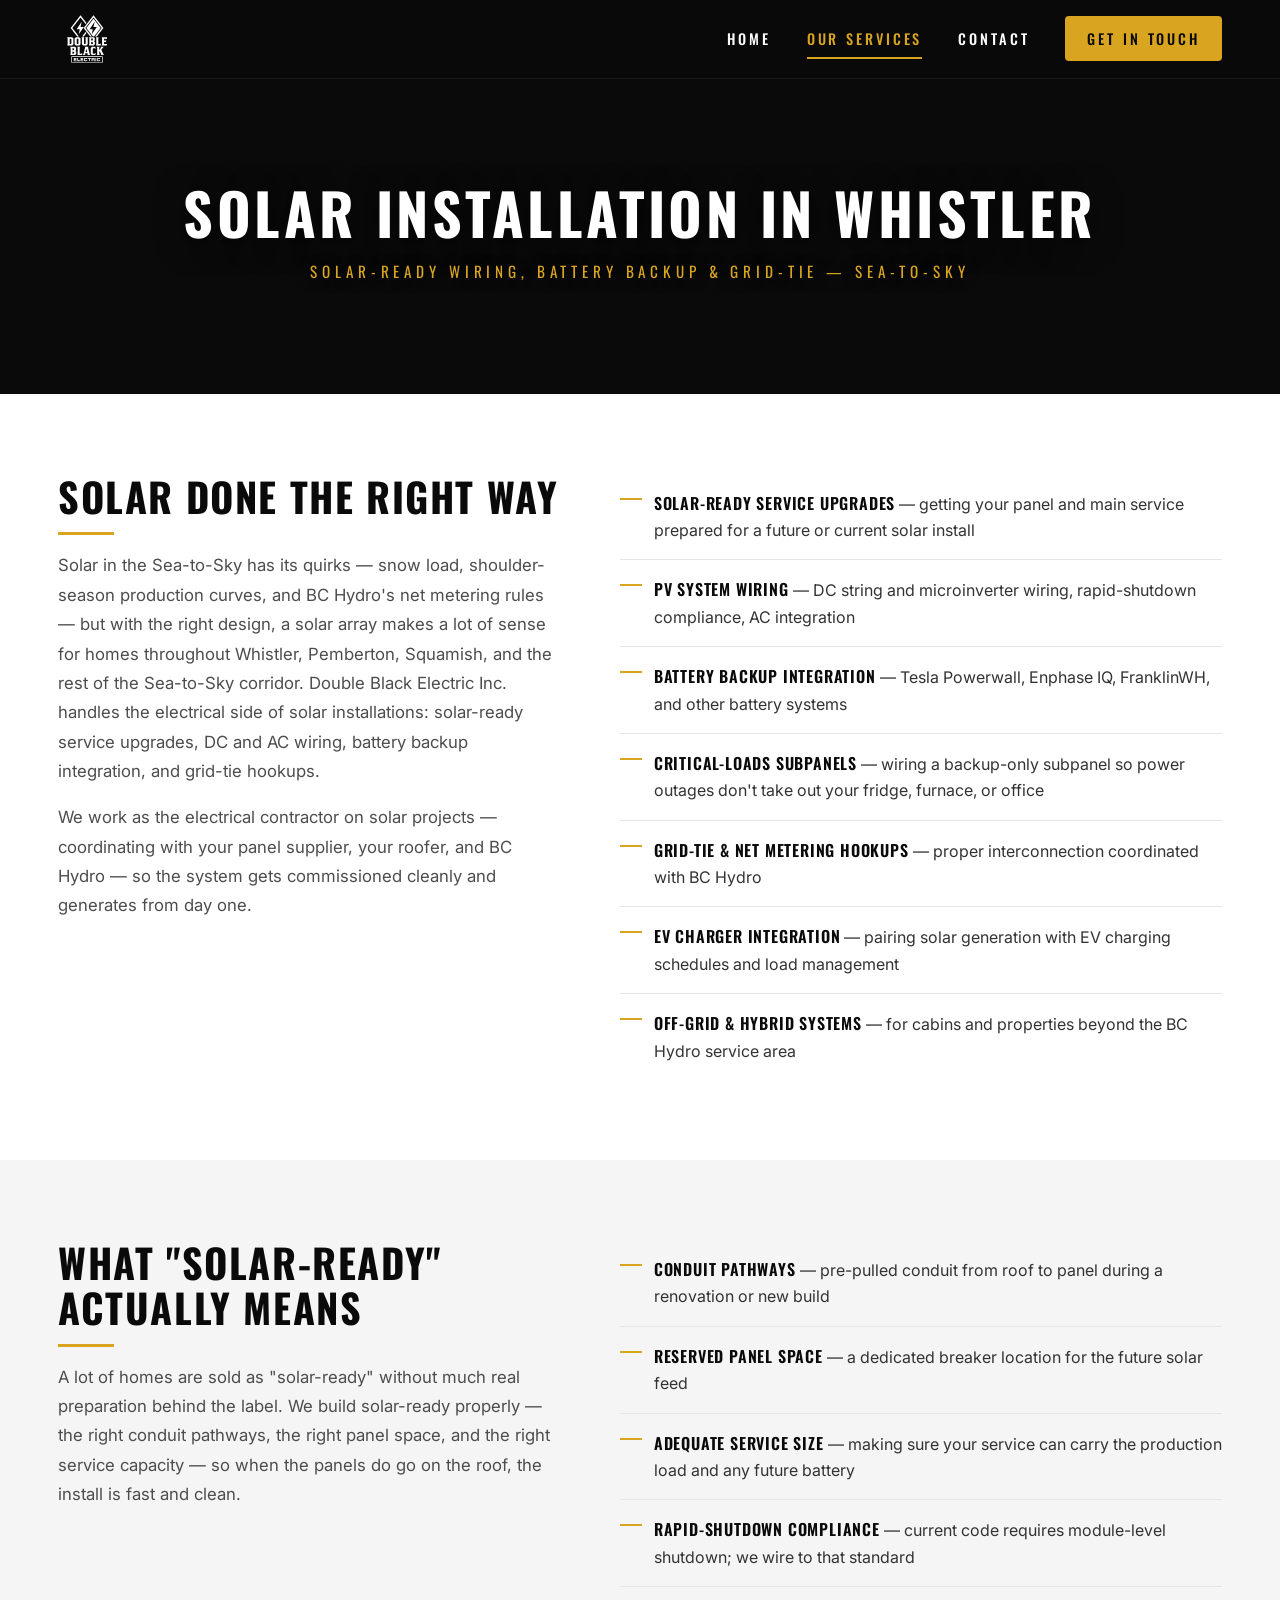
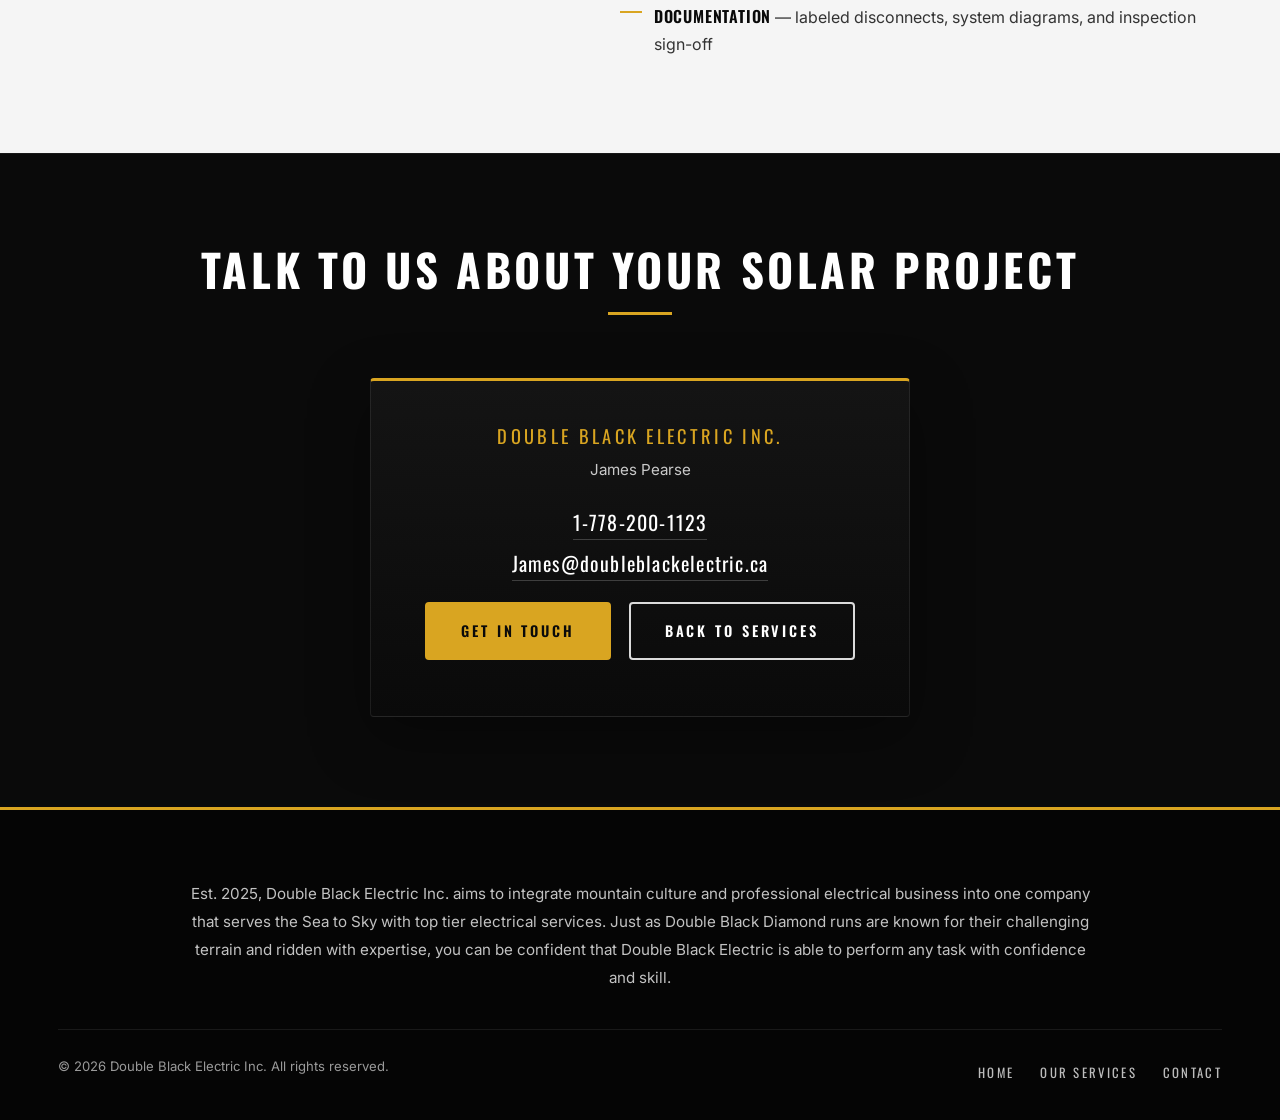
<file: solar-installation-whistler.html>
<!DOCTYPE html>
<html lang="en">
<head>
  <meta charset="UTF-8" />
  <meta name="viewport" content="width=device-width, initial-scale=1.0" />
  <meta name="description" content="Solar installation and integration in Whistler, Pemberton and Squamish — solar-ready service upgrades, battery backup wiring, and grid-tie hookups by Double Black Electric Inc." />
  <title>Solar Installation in Whistler, Pemberton &amp; Squamish | Double Black Electric Inc.</title>
  <link rel="preconnect" href="https://fonts.googleapis.com">
  <link rel="preconnect" href="https://fonts.gstatic.com" crossorigin>
  <link href="https://fonts.googleapis.com/css2?family=Oswald:wght@400;500;600;700&family=Inter:wght@300;400;500;600&display=swap" rel="stylesheet">
  <link rel="stylesheet" href="css/styles.css" />
  <link rel="icon" type="image/svg+xml" href="assets/logo-white.svg" />
</head>
<body>

  <header class="site-header">
    <div class="container nav-container">
      <a href="index.html" class="brand" aria-label="Double Black Electric — Home">
        <img src="assets/logo-white.svg" alt="Double Black Electric" class="brand__logo" />
        <span class="brand__text">Double Black Electric</span>
      </a>
      <button class="nav-toggle" aria-expanded="false" aria-controls="primary-nav" aria-label="Toggle navigation">
        <span></span><span></span><span></span>
      </button>
      <nav class="primary-nav" id="primary-nav" aria-label="Primary">
        <ul>
          <li><a href="index.html">Home</a></li>
          <li><a href="services.html" class="is-active">Our Services</a></li>
          <li><a href="contact.html">Contact</a></li>
          <li><a href="contact.html" class="nav-cta">Get in Touch</a></li>
        </ul>
      </nav>
    </div>
  </header>

  <!-- ========= PAGE HEADER ========= -->
  <section class="page-header">
    <div class="hero__photo" aria-hidden="true"></div>
    <div class="hero__overlay" aria-hidden="true"></div>
    <div class="container">
      <h1>Solar Installation in Whistler</h1>
      <p class="page-header__subtitle">Solar-Ready Wiring, Battery Backup &amp; Grid-Tie — Sea-to-Sky</p>
    </div>
  </section>

  <!-- ========= INTRO ========= -->
  <section class="section section--service-detail">
    <div class="container">
      <div class="service-detail">
        <div class="service-detail__header">
          <h2>Solar Done The Right Way</h2>
          <p>
            Solar in the Sea-to-Sky has its quirks — snow load, shoulder-season production curves,
            and BC Hydro's net metering rules — but with the right design, a solar array makes a
            lot of sense for homes throughout Whistler, Pemberton, Squamish, and the rest of the
            Sea-to-Sky corridor. Double Black Electric Inc. handles the electrical side of solar
            installations: solar-ready service upgrades, DC and AC wiring, battery backup integration,
            and grid-tie hookups.
          </p>
          <p>
            We work as the electrical contractor on solar projects — coordinating with your panel
            supplier, your roofer, and BC Hydro — so the system gets commissioned cleanly and
            generates from day one.
          </p>
        </div>
        <ul class="service-list">
          <li><strong>Solar-Ready Service Upgrades</strong> — getting your <a href="panel-upgrades-whistler.html">panel and main service</a> prepared for a future or current solar install</li>
          <li><strong>PV System Wiring</strong> — DC string and microinverter wiring, rapid-shutdown compliance, AC integration</li>
          <li><strong>Battery Backup Integration</strong> — Tesla Powerwall, Enphase IQ, FranklinWH, and other battery systems</li>
          <li><strong>Critical-Loads Subpanels</strong> — wiring a backup-only subpanel so power outages don't take out your fridge, furnace, or office</li>
          <li><strong>Grid-Tie &amp; Net Metering Hookups</strong> — proper interconnection coordinated with BC Hydro</li>
          <li><strong><a href="ev-charger-installation-whistler.html">EV Charger</a> Integration</strong> — pairing solar generation with EV charging schedules and load management</li>
          <li><strong>Off-Grid &amp; Hybrid Systems</strong> — for cabins and properties beyond the BC Hydro service area</li>
        </ul>
      </div>
    </div>
  </section>

  <!-- ========= DETAILS ========= -->
  <section class="section section--service-detail section--alt">
    <div class="container">
      <div class="service-detail">
        <div class="service-detail__header">
          <h2>What "Solar-Ready" Actually Means</h2>
          <p>
            A lot of homes are sold as "solar-ready" without much real preparation behind the label.
            We build solar-ready properly — the right conduit pathways, the right panel space, and
            the right service capacity — so when the panels do go on the roof, the install is fast
            and clean.
          </p>
        </div>
        <ul class="service-list">
          <li><strong>Conduit Pathways</strong> — pre-pulled conduit from roof to panel during a renovation or new build</li>
          <li><strong>Reserved Panel Space</strong> — a dedicated breaker location for the future solar feed</li>
          <li><strong>Adequate Service Size</strong> — making sure your service can carry the production load and any future battery</li>
          <li><strong>Rapid-Shutdown Compliance</strong> — current code requires module-level shutdown; we wire to that standard</li>
          <li><strong>Documentation</strong> — labeled disconnects, system diagrams, and inspection sign-off</li>
        </ul>
      </div>
    </div>
  </section>

  <!-- ========= CTA STRIP ========= -->
  <section class="section section--contact-strip">
    <div class="container">
      <h2 class="section-title">Talk To Us About Your Solar Project</h2>
      <div class="contact-card">
        <p class="contact-card__company">Double Black Electric Inc.</p>
        <p class="contact-card__person">James Pearse</p>
        <p class="contact-card__line">
          <a href="tel:+17782001123">1-778-200-1123</a>
        </p>
        <p class="contact-card__line">
          <a href="mailto:James@doubleblackelectric.ca">James@doubleblackelectric.ca</a>
        </p>
        <p style="margin-top: 22px;">
          <a href="contact.html" class="btn btn--primary">Get in Touch</a>
          <a href="services.html" class="btn btn--ghost">Back to Services</a>
        </p>
      </div>
    </div>
  </section>

  <footer class="site-footer">
    <div class="container">
      <p class="footer__tagline">
        Est. 2025, Double Black Electric Inc. aims to integrate mountain culture and professional
        electrical business into one company that serves the Sea to Sky with top tier electrical services.
        Just as Double Black Diamond runs are known for their challenging terrain and ridden with
        expertise, you can be confident that Double Black Electric is able to perform any task
        with confidence and skill.
      </p>
      <div class="footer__bottom">
        <p>&copy; <span id="year">2026</span> Double Black Electric Inc. All rights reserved.</p>
        <nav aria-label="Footer">
          <a href="index.html">Home</a>
          <a href="services.html">Our Services</a>
          <a href="contact.html">Contact</a>
        </nav>
      </div>
    </div>
  </footer>

  <script src="js/main.js" defer></script>
</body>
</html>
</file>
<file: css/styles.css>
/* =========================================================
   Double Black Electric Inc.
   Stylesheet — cinematic mountain-photo hero, dark palette,
   warm electric-yellow accents.
   ========================================================= */

:root {
  --bg: #0a0a0a;
  --bg-panel: #111;
  --bg-light: #ffffff;
  --ink: #1a1a1a;
  --ink-muted: #6b6b6b;
  --line: #e5e5e5;
  --accent: #d9a521;       /* warm sign-yellow */
  --accent-soft: #f2c94c;
  --max-width: 1220px;
  --radius: 4px;
  --shadow: 0 20px 60px rgba(0,0,0,0.35);

  /* ---- Swap this URL to your own Mt. Currie photo ---- */
  /* Unsplash photo by Sven Scheuermeier — free for commercial use */
  --hero-photo: url('https://images.unsplash.com/photo-1464822759023-fed622ff2c3b?w=2400&q=80&auto=format&fit=crop');
}

/* ---------- Reset / base ---------- */
*,
*::before,
*::after { box-sizing: border-box; }

html { scroll-behavior: smooth; }

body {
  margin: 0;
  font-family: 'Inter', system-ui, -apple-system, Segoe UI, Roboto, sans-serif;
  font-weight: 400;
  line-height: 1.65;
  color: #e9e9e9;
  background: var(--bg);
  -webkit-font-smoothing: antialiased;
  -moz-osx-font-smoothing: grayscale;
}

img { max-width: 100%; display: block; height: auto; }
a { color: inherit; text-decoration: none; transition: color 0.2s ease; }
a:hover { color: var(--accent); }

h1, h2, h3, h4 {
  font-family: 'Oswald', 'Arial Narrow', Impact, sans-serif;
  font-weight: 700;
  letter-spacing: 0.04em;
  line-height: 1.12;
  margin: 0 0 0.6em;
  text-transform: uppercase;
  color: #fff;
}

p { margin: 0 0 1em; }

.container {
  width: 100%;
  max-width: var(--max-width);
  margin: 0 auto;
  padding: 0 28px;
}

.section { padding: 96px 0; position: relative; }

.section-title {
  font-size: clamp(1.9rem, 3.5vw, 2.8rem);
  text-align: center;
  margin-bottom: 1.4em;
  position: relative;
  letter-spacing: 0.08em;
}
.section-title::after {
  content: "";
  display: block;
  width: 64px; height: 3px;
  background: var(--accent);
  margin: 18px auto 0;
}
.section-title--light { color: #fff; }

/* ---------- Buttons ---------- */
.btn {
  display: inline-block;
  padding: 15px 34px;
  border: 2px solid transparent;
  border-radius: var(--radius);
  font-family: 'Oswald', sans-serif;
  font-weight: 600;
  letter-spacing: 0.2em;
  text-transform: uppercase;
  font-size: 0.9rem;
  cursor: pointer;
  transition: transform 0.15s ease, background 0.2s ease, color 0.2s ease, border-color 0.2s ease, box-shadow 0.2s ease;
}
.btn + .btn { margin-left: 14px; }
.btn--primary {
  background: var(--accent);
  color: #0a0a0a;
  border-color: var(--accent);
}
.btn--primary:hover {
  background: var(--accent-soft);
  border-color: var(--accent-soft);
  color: #0a0a0a;
  transform: translateY(-1px);
  box-shadow: 0 10px 24px rgba(217,165,33,0.28);
}
.btn--ghost {
  background: transparent;
  color: #fff;
  border-color: rgba(255,255,255,0.85);
}
.btn--ghost:hover {
  background: #fff;
  color: #0a0a0a;
  transform: translateY(-1px);
}

/* ---------- Header / Nav ---------- */
.site-header {
  position: fixed;
  top: 0; left: 0; right: 0;
  z-index: 50;
  background: rgba(10,10,10,0.75);
  backdrop-filter: blur(10px);
  -webkit-backdrop-filter: blur(10px);
  border-bottom: 1px solid rgba(255,255,255,0.06);
}

.nav-container {
  display: flex;
  align-items: center;
  justify-content: space-between;
  min-height: 78px;
}

.brand {
  display: inline-flex;
  align-items: center;
  gap: 12px;
  color: #fff;
}
.brand__logo {
  height: 58px;
  width: auto;
  display: block;
}
/* Wordmark is baked into the logo; hide the separate text label */
.brand__text { display: none; }

.primary-nav ul {
  list-style: none;
  margin: 0; padding: 0;
  display: flex;
  align-items: center;
  gap: 36px;
}
.primary-nav a {
  color: #fff;
  font-family: 'Oswald', sans-serif;
  font-weight: 500;
  font-size: 0.9rem;
  letter-spacing: 0.2em;
  text-transform: uppercase;
  padding: 8px 0;
  border-bottom: 2px solid transparent;
}
.primary-nav a:hover,
.primary-nav a.is-active {
  color: var(--accent);
}
.primary-nav a.is-active { border-bottom-color: var(--accent); }

.primary-nav a.nav-cta {
  background: var(--accent);
  color: #0a0a0a;
  padding: 12px 22px;
  border: 0;
  border-radius: var(--radius);
  transition: background 0.2s ease, transform 0.15s ease, box-shadow 0.2s ease;
}
.primary-nav a.nav-cta:hover {
  background: var(--accent-soft);
  color: #0a0a0a;
  transform: translateY(-1px);
  box-shadow: 0 6px 18px rgba(217,165,33,0.3);
}

.nav-toggle {
  display: none;
  background: none;
  border: 0;
  padding: 10px;
  cursor: pointer;
}
.nav-toggle span {
  display: block;
  width: 26px; height: 2px;
  background: #fff;
  margin: 5px 0;
  transition: transform 0.25s ease, opacity 0.25s ease;
}

/* ---------- Hero (full-bleed mountain photo) ---------- */
.hero {
  position: relative;
  min-height: 100vh;
  padding: 140px 0 90px;
  color: #fff;
  overflow: hidden;
  isolation: isolate;
  display: flex;
  align-items: center;
}
.hero__photo,
.page-header .hero__photo {
  position: absolute;
  inset: 0;
  background-image: var(--hero-photo);
  background-size: cover;
  background-position: center 35%;
  z-index: -2;
  transform: scale(1.02);
}
.hero__overlay,
.page-header .hero__overlay {
  position: absolute;
  inset: 0;
  background:
    linear-gradient(180deg, rgba(10,10,10,0.35) 0%, rgba(10,10,10,0.55) 55%, rgba(10,10,10,0.9) 100%),
    radial-gradient(ellipse at center, rgba(10,10,10,0) 30%, rgba(10,10,10,0.55) 100%);
  z-index: -1;
}

.hero__inner {
  position: relative;
  text-align: center;
  width: 100%;
}
.hero__logo {
  width: 220px;
  height: auto;
  margin: 0 auto 24px;
  filter: drop-shadow(0 10px 30px rgba(0,0,0,0.7));
}
.hero__title {
  font-size: clamp(2.2rem, 6vw, 4.6rem);
  margin-bottom: 18px;
  letter-spacing: 0.04em;
  text-shadow: 0 4px 30px rgba(0,0,0,0.65);
  color: #fff;
}
/* Visually-hidden but available to screen readers & SEO */
.sr-only {
  position: absolute;
  width: 1px; height: 1px;
  padding: 0; margin: -1px;
  overflow: hidden;
  clip: rect(0,0,0,0);
  white-space: nowrap;
  border: 0;
}
.hero__tagline {
  font-family: 'Oswald', sans-serif;
  font-size: clamp(1rem, 1.6vw, 1.35rem);
  text-transform: uppercase;
  letter-spacing: 0.38em;
  color: var(--accent);
  margin-bottom: 38px;
  text-shadow: 0 2px 18px rgba(0,0,0,0.55);
}
.hero__intro {
  max-width: 780px;
  margin: 0 auto 1em;
  color: #e9e9e9;
  font-size: 1.05rem;
  line-height: 1.8;
  text-shadow: 0 2px 18px rgba(0,0,0,0.65);
}
.hero__intro--accent {
  color: #cfcfcf;
  font-style: italic;
  margin-bottom: 44px;
}
.hero__cta {
  display: flex;
  justify-content: center;
  flex-wrap: wrap;
  gap: 14px;
}
.hero__cta .btn + .btn { margin-left: 0; }

/* ---------- Page header (sub-pages) ---------- */
.page-header {
  position: relative;
  padding: 180px 0 110px;
  color: #fff;
  text-align: center;
  overflow: hidden;
  isolation: isolate;
}
.page-header h1 {
  font-size: clamp(2.2rem, 5vw, 3.6rem);
  margin-bottom: 14px;
  letter-spacing: 0.06em;
  text-shadow: 0 4px 30px rgba(0,0,0,0.6);
}
.page-header__subtitle {
  color: var(--accent);
  font-family: 'Oswald', sans-serif;
  text-transform: uppercase;
  letter-spacing: 0.32em;
  font-size: 0.95rem;
  margin: 0;
  text-shadow: 0 2px 14px rgba(0,0,0,0.6);
}

/* ---------- Services (dark, mountain photo tied through) ---------- */
.section--services {
  background: #0a0a0a;
  padding: 110px 0;
  position: relative;
  isolation: isolate;
  overflow: hidden;
}
.section--services::before {
  content: "";
  position: absolute;
  inset: 0;
  background-image: var(--hero-photo);
  background-size: cover;
  background-position: center 70%;
  filter: blur(14px) brightness(0.45) saturate(0.8);
  transform: scale(1.08);
  z-index: -2;
}
.section--services::after {
  content: "";
  position: absolute;
  inset: 0;
  background: linear-gradient(180deg, rgba(10,10,10,0.85), rgba(10,10,10,0.92));
  z-index: -1;
}
.section--services .section-title { color: #fff; }

.service-grid {
  display: grid;
  grid-template-columns: repeat(auto-fit, minmax(230px, 1fr));
  gap: 20px;
  margin-top: 30px;
}
.service-card {
  background: rgba(16,16,16,0.75);
  border: 1px solid rgba(255,255,255,0.08);
  border-top: 3px solid var(--accent);
  padding: 44px 28px;
  text-align: center;
  transition: transform 0.25s ease, background 0.25s ease, border-color 0.25s ease;
  backdrop-filter: blur(6px);
  -webkit-backdrop-filter: blur(6px);
}
.service-card:hover {
  transform: translateY(-4px);
  background: rgba(22,22,22,0.85);
  border-color: rgba(217,165,33,0.4);
  border-top-color: var(--accent-soft);
}
.service-card h3 {
  font-size: 1.3rem;
  margin-bottom: 14px;
  color: #fff;
  letter-spacing: 0.1em;
}
.service-card p {
  color: #bcbcbc;
  font-size: 0.95rem;
  margin: 0;
  line-height: 1.6;
}

/* ---------- About (centered dark block) ---------- */
.section--about {
  background: #050505;
  padding: 110px 0;
  position: relative;
  isolation: isolate;
  overflow: hidden;
}
.section--about::before {
  content: "";
  position: absolute;
  inset: 0;
  background-image: var(--hero-photo);
  background-size: cover;
  background-position: center 20%;
  filter: blur(28px) brightness(0.28) saturate(0.6);
  transform: scale(1.12);
  z-index: -2;
}
.section--about::after {
  content: "";
  position: absolute;
  inset: 0;
  background: radial-gradient(ellipse at center, rgba(10,10,10,0.5), rgba(5,5,5,0.95));
  z-index: -1;
}
.about-inner {
  max-width: 820px;
  margin: 0 auto;
  text-align: center;
}
.about__logo {
  width: 170px;
  height: auto;
  margin: 0 auto 32px;
  filter: drop-shadow(0 8px 26px rgba(0,0,0,0.55));
}
.about__body {
  color: #d8d8d8;
  font-size: 1.08rem;
  line-height: 1.85;
  margin-bottom: 36px;
}

/* ---------- Service detail (services page) ---------- */
.section--service-detail {
  background: #fff;
  color: var(--ink);
  padding: 80px 0;
}
.section--service-detail.section--alt { background: #f5f5f5; }
.service-detail {
  display: grid;
  grid-template-columns: 1fr 1.2fr;
  gap: 60px;
  align-items: start;
}
.service-detail__header h2 {
  font-size: clamp(1.9rem, 3.2vw, 2.5rem);
  margin-bottom: 16px;
  color: #0a0a0a;
  display: inline-block;
  position: relative;
}
.service-detail__header h2::after {
  content: "";
  display: block;
  width: 56px; height: 3px;
  background: var(--accent);
  margin-top: 14px;
}
.service-detail__header p {
  color: #4d4d4d;
  font-size: 1.05rem;
  line-height: 1.75;
}
.service-list {
  list-style: none;
  padding: 0; margin: 0;
}
.service-list li {
  padding: 16px 0 16px 34px;
  border-bottom: 1px solid var(--line);
  position: relative;
  font-size: 1rem;
  color: #333;
}
.service-list li::before {
  content: "";
  position: absolute;
  left: 0; top: 24px;
  width: 22px; height: 2px;
  background: var(--accent);
}
.service-list li:last-child { border-bottom: 0; }
.service-list strong {
  font-family: 'Oswald', sans-serif;
  font-weight: 600;
  letter-spacing: 0.05em;
  text-transform: uppercase;
  color: #0a0a0a;
}

/* ---------- Contact strip / page ---------- */
.section--contact-strip {
  background: #0a0a0a;
  padding: 90px 0;
  border-top: 1px solid rgba(255,255,255,0.06);
}
.section--contact-strip .section-title { color: #fff; }

.contact-card {
  background: linear-gradient(180deg, #141414 0%, #0a0a0a 100%);
  color: #fff;
  max-width: 540px;
  margin: 0 auto;
  border: 1px solid rgba(255,255,255,0.08);
  border-top: 3px solid var(--accent);
  border-radius: var(--radius);
  padding: 40px 36px;
  text-align: center;
  box-shadow: var(--shadow);
}
.contact-card__company {
  font-family: 'Oswald', sans-serif;
  text-transform: uppercase;
  letter-spacing: 0.18em;
  font-size: 1.15rem;
  margin-bottom: 6px;
  color: var(--accent);
}
.contact-card__person {
  color: #c9c9c9;
  margin-bottom: 24px;
  font-size: 0.95rem;
}
.contact-card__line {
  font-family: 'Oswald', sans-serif;
  font-size: 1.25rem;
  letter-spacing: 0.06em;
  margin: 8px 0;
}
.contact-card__line a {
  color: #fff;
  border-bottom: 1px solid rgba(255,255,255,0.2);
  padding-bottom: 2px;
}
.contact-card__line a:hover {
  color: var(--accent);
  border-bottom-color: var(--accent);
}

.section--contact { background: #0a0a0a; padding: 100px 0; }
.contact-layout {
  display: grid;
  grid-template-columns: 1.1fr 0.9fr;
  gap: 60px;
  align-items: start;
}
.contact-layout__intro .lead {
  font-size: 1.2rem;
  color: #fff;
  margin: 0 0 1.2em;
  line-height: 1.7;
}
.contact-layout__intro p { color: #bcbcbc; font-size: 1rem; line-height: 1.8; }
.contact-card--large {
  max-width: 100%;
  padding: 46px 34px;
  text-align: left;
}
.contact-card__button {
  display: flex;
  flex-direction: column;
  background: rgba(255,255,255,0.04);
  border: 1px solid rgba(255,255,255,0.12);
  border-radius: var(--radius);
  padding: 16px 20px;
  margin: 12px 0;
  transition: background 0.2s ease, border-color 0.2s ease, transform 0.15s ease;
}
.contact-card__button:hover {
  background: rgba(217,165,33,0.1);
  border-color: var(--accent);
  transform: translateY(-1px);
}
.contact-card__button-label {
  font-family: 'Oswald', sans-serif;
  text-transform: uppercase;
  letter-spacing: 0.26em;
  font-size: 0.72rem;
  color: #9a9a9a;
  margin-bottom: 4px;
}
.contact-card__button-value {
  font-family: 'Oswald', sans-serif;
  font-size: 1.22rem;
  color: #fff;
  letter-spacing: 0.04em;
}
.contact-card__area {
  margin: 22px 0 0;
  color: #9a9a9a;
  font-size: 0.78rem;
  letter-spacing: 0.2em;
  text-transform: uppercase;
  text-align: center;
  border-top: 1px solid rgba(255,255,255,0.08);
  padding-top: 20px;
}

/* ---------- Footer ---------- */
.site-footer {
  background: #050505;
  color: #9a9a9a;
  padding: 70px 0 30px;
  border-top: 3px solid var(--accent);
}
.footer__tagline {
  max-width: 900px;
  margin: 0 auto 36px;
  text-align: center;
  font-size: 0.95rem;
  line-height: 1.85;
  color: #c2c2c2;
}
.footer__bottom {
  display: flex;
  justify-content: space-between;
  align-items: center;
  padding-top: 26px;
  border-top: 1px solid rgba(255,255,255,0.08);
  flex-wrap: wrap;
  gap: 16px;
  font-size: 0.82rem;
}
.footer__bottom nav a {
  margin-left: 22px;
  font-family: 'Oswald', sans-serif;
  text-transform: uppercase;
  letter-spacing: 0.18em;
  font-size: 0.8rem;
  color: #bcbcbc;
}
.footer__bottom nav a:hover { color: var(--accent); }

/* ---------- Responsive ---------- */
@media (max-width: 980px) {
  .service-detail,
  .contact-layout { grid-template-columns: 1fr; gap: 36px; }
}

@media (max-width: 820px) {
  .brand__text { display: none; }
  .nav-toggle { display: inline-block; }
  .primary-nav {
    position: absolute;
    top: 100%; left: 0; right: 0;
    background: rgba(5,5,5,0.98);
    border-top: 1px solid rgba(255,255,255,0.08);
    max-height: 0;
    overflow: hidden;
    transition: max-height 0.3s ease;
  }
  .primary-nav.is-open { max-height: 420px; }
  .primary-nav ul {
    flex-direction: column;
    gap: 0;
    padding: 10px 24px 24px;
    align-items: stretch;
  }
  .primary-nav li { border-bottom: 1px solid rgba(255,255,255,0.06); }
  .primary-nav li:last-child { border-bottom: 0; padding-top: 8px; }
  .primary-nav a {
    display: block;
    padding: 15px 0;
    border-bottom: 0;
  }
  .primary-nav a.nav-cta { text-align: center; margin-top: 8px; }
  .nav-container { position: relative; }

  .hero { padding: 120px 0 80px; min-height: auto; }
  .hero__logo { width: 100px; }
  .section { padding: 72px 0; }
  .footer__bottom { justify-content: center; text-align: center; }
  .footer__bottom nav a { margin: 0 10px; }
}

@media (max-width: 480px) {
  .btn { display: block; width: 100%; }
  .btn + .btn { margin-left: 0; margin-top: 10px; }
  .hero__cta { flex-direction: column; align-items: stretch; }
  .hero__tagline { letter-spacing: 0.22em; }
}
</file>
